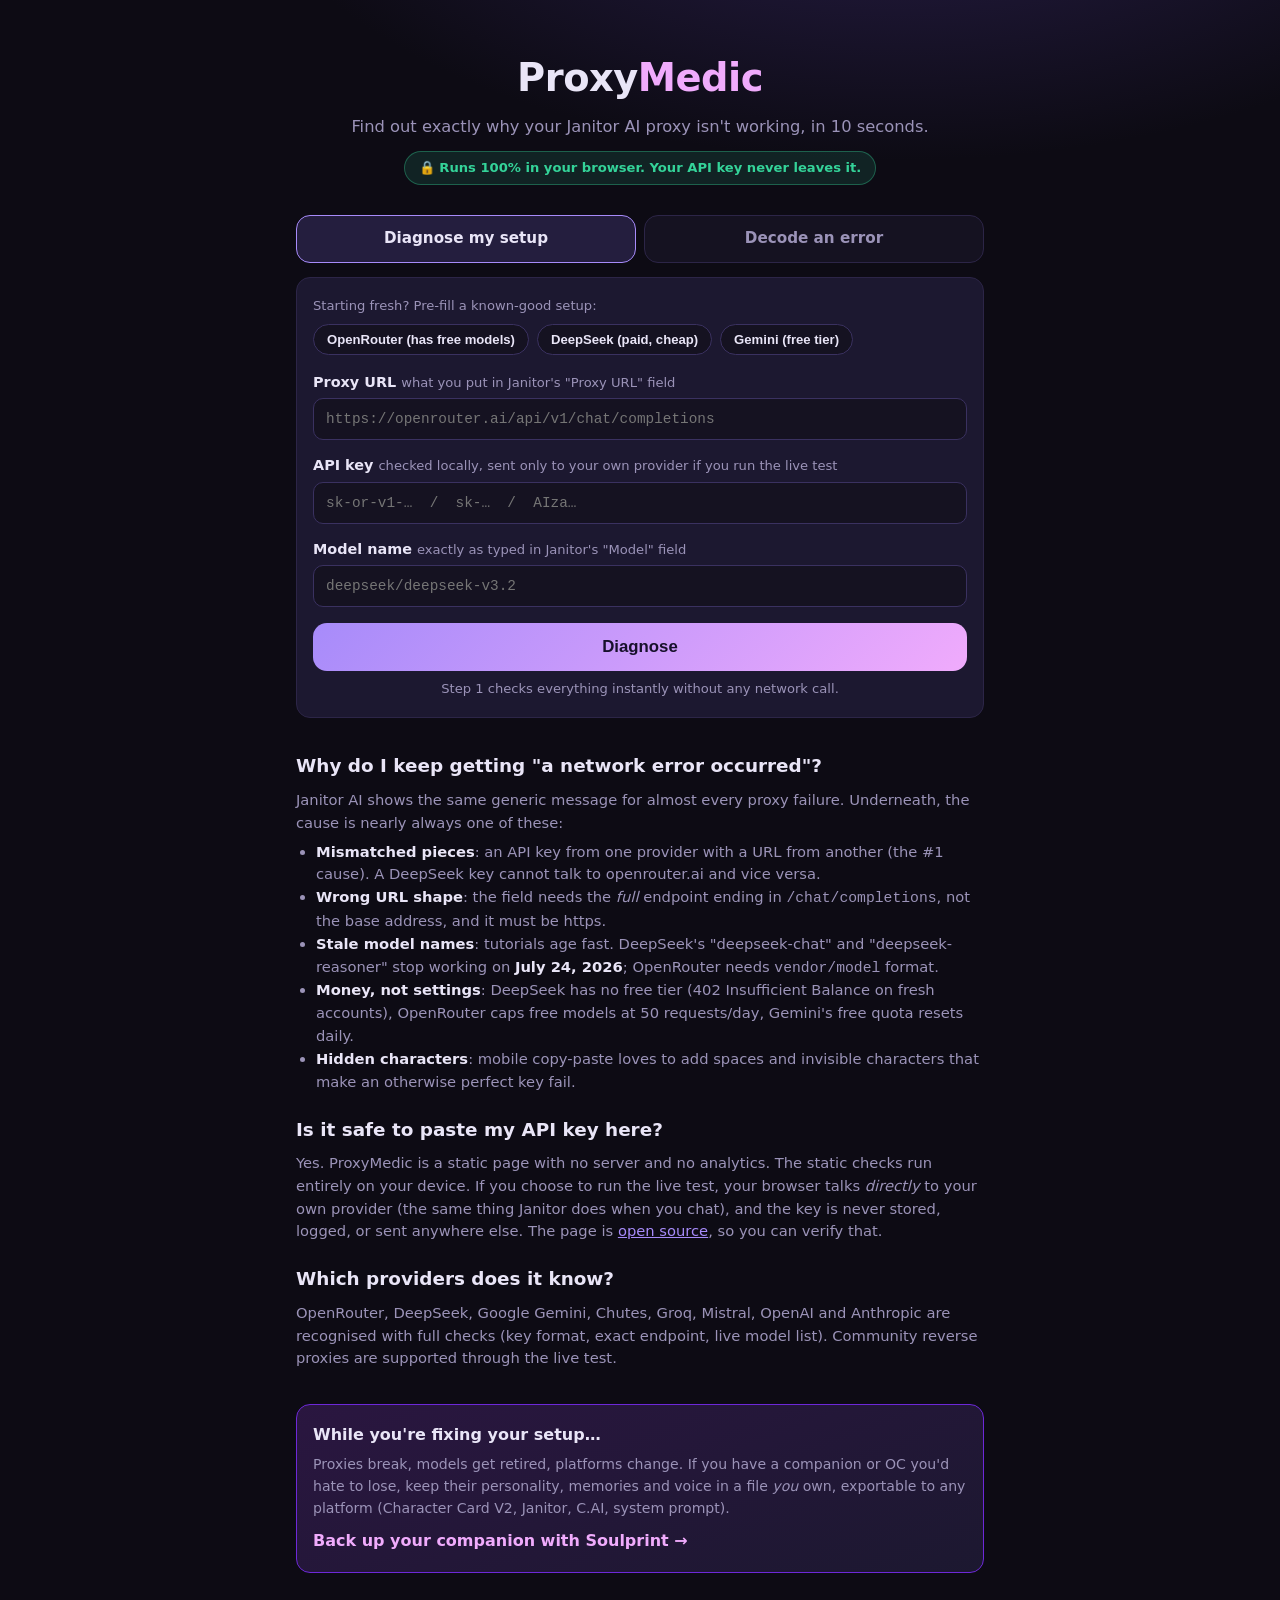
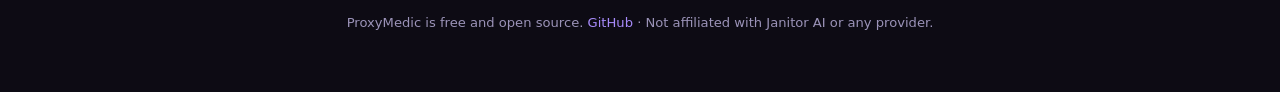
<file: docs/index.html>
<!DOCTYPE html>
<html lang="en">
<head>
<meta charset="utf-8">
<meta name="viewport" content="width=device-width, initial-scale=1">
<title>ProxyMedic: find out exactly why your Janitor AI proxy isn't working</title>
<meta name="description" content="Free proxy checker for Janitor AI and other roleplay sites. Paste your proxy URL, API key and model name; get told exactly what's wrong and how to fix it. 100% in your browser, your key never leaves it.">
<link rel="canonical" href="https://android-tipster.github.io/proxymedic/">
<meta property="og:type" content="website">
<meta property="og:title" content="ProxyMedic: find out exactly why your Janitor AI proxy isn't working">
<meta property="og:description" content="Paste your proxy URL, API key and model name. Get the exact problem and the fix in 10 seconds. Free, no signup, your key never leaves your browser.">
<meta property="og:url" content="https://android-tipster.github.io/proxymedic/">
<meta property="og:image" content="https://android-tipster.github.io/proxymedic/og.png">
<meta name="twitter:card" content="summary_large_image">
<meta name="twitter:title" content="ProxyMedic: find out exactly why your Janitor AI proxy isn't working">
<meta name="twitter:description" content="Paste your proxy URL, API key and model name. Get the exact problem and the fix in 10 seconds. Free, no signup, your key never leaves your browser.">
<meta name="twitter:image" content="https://android-tipster.github.io/proxymedic/og.png">
<link rel="icon" href="data:image/svg+xml,%3Csvg xmlns='http://www.w3.org/2000/svg' viewBox='0 0 100 100'%3E%3Ctext y='0.9em' font-size='90'%3E%F0%9F%A9%BA%3C/text%3E%3C/svg%3E">
<script type="application/ld+json">
{
  "@context": "https://schema.org",
  "@graph": [
    {
      "@type": "WebApplication",
      "name": "ProxyMedic",
      "url": "https://android-tipster.github.io/proxymedic/",
      "applicationCategory": "UtilitiesApplication",
      "operatingSystem": "Any",
      "offers": { "@type": "Offer", "price": "0", "priceCurrency": "USD" },
      "description": "Free client-side diagnostic for Janitor AI proxy setups. Detects provider mismatches, repairs URLs, validates model names against live model lists, decodes provider errors, and runs a one-token live test without the API key ever leaving the browser."
    },
    {
      "@type": "FAQPage",
      "mainEntity": [
        {
          "@type": "Question",
          "name": "Why does Janitor AI keep saying a network error occurred?",
          "acceptedAnswer": { "@type": "Answer", "text": "Janitor AI shows the same generic message for almost every proxy failure. The most common real causes are an API key from one provider combined with a URL from another, a proxy URL missing the /chat/completions ending, a retired model name from a stale tutorial, an empty balance, or hidden characters added by mobile copy-paste." }
        },
        {
          "@type": "Question",
          "name": "Is it safe to paste my API key into ProxyMedic?",
          "acceptedAnswer": { "@type": "Answer", "text": "Yes. ProxyMedic is an open-source static page with no server, no analytics and no logging. The static checks run entirely on your device, and the optional live test sends your key directly to your own provider and nowhere else. The key is never stored." }
        },
        {
          "@type": "Question",
          "name": "Which model name should I use for DeepSeek on Janitor AI?",
          "acceptedAnswer": { "@type": "Answer", "text": "On DeepSeek's own API use deepseek-v4-flash or deepseek-v4-pro. The legacy names deepseek-chat and deepseek-reasoner stop working on July 24, 2026. On OpenRouter, DeepSeek models need the vendor prefix format such as deepseek/deepseek-v3.2." }
        }
      ]
    }
  ]
}
</script>
<style>
:root {
  --bg: #0d0b14;
  --bg2: #151221;
  --card: #1c1830;
  --card2: #241e3e;
  --text: #e9e5f7;
  --muted: #9b93b8;
  --accent: #a78bfa;
  --accent2: #f0abfc;
  --ok: #34d399;
  --warn: #fbbf24;
  --bad: #f87171;
  --info: #60a5fa;
  --radius: 14px;
  --mono: ui-monospace, 'Cascadia Code', 'SF Mono', Consolas, monospace;
}
* { box-sizing: border-box; margin: 0; padding: 0; }
html { -webkit-text-size-adjust: 100%; text-size-adjust: 100%; }
body {
  background: radial-gradient(1200px 600px at 70% -10%, #2a1f4d 0%, var(--bg) 55%);
  color: var(--text);
  font-family: system-ui, -apple-system, 'Segoe UI', Roboto, sans-serif;
  line-height: 1.55;
  min-height: 100vh;
}
.wrap { max-width: 720px; margin: 0 auto; padding: 20px 16px 60px; }
header { text-align: center; padding: 28px 0 8px; }
.logo { font-size: 2rem; font-weight: 800; letter-spacing: -0.5px; }
.logo .pm-cross { color: var(--accent2); }
.tagline { color: var(--muted); margin-top: 6px; font-size: 1.02rem; }
.privacy-pill {
  display: inline-block; margin-top: 12px; padding: 6px 14px; border-radius: 999px;
  background: rgba(52, 211, 153, 0.12); color: var(--ok); font-size: 0.82rem; font-weight: 600;
  border: 1px solid rgba(52, 211, 153, 0.35);
}
.tabs { display: flex; gap: 8px; margin: 22px 0 14px; }
.tab {
  flex: 1; padding: 11px 8px; text-align: center; border-radius: var(--radius);
  background: var(--bg2); color: var(--muted); font-weight: 600; font-size: 0.95rem;
  border: 1px solid #2c2547; cursor: pointer; -webkit-user-select: none; user-select: none;
}
.tab.active { background: var(--card2); color: var(--text); border-color: var(--accent); }
.panel { display: none; }
.panel.active { display: block; }
.card {
  background: var(--card); border: 1px solid #2c2547; border-radius: var(--radius);
  padding: 18px 16px; margin-bottom: 14px;
}
.presets { margin-bottom: 16px; }
.presets-label { display: block; color: var(--muted); font-size: 0.82rem; margin-bottom: 8px; }
.preset-row { display: flex; gap: 8px; flex-wrap: wrap; }
.chip {
  border: 1px solid #3a3160; background: var(--bg2); color: var(--text);
  border-radius: 999px; padding: 7px 13px; font-size: 0.82rem; font-weight: 600; cursor: pointer;
}
.chip:hover, .chip:focus { border-color: var(--accent); color: var(--accent); }
.preset-note { margin-top: 10px; font-size: 0.84rem; color: var(--ok); }
.preset-note a { color: var(--accent); }
label { display: block; font-weight: 600; font-size: 0.9rem; margin: 14px 0 5px; }
label:first-child { margin-top: 0; }
label .hint { color: var(--muted); font-weight: 400; font-size: 0.82rem; }
input[type="text"], input[type="password"], textarea {
  width: 100%; padding: 12px; border-radius: 10px; border: 1px solid #3a3160;
  background: var(--bg2); color: var(--text); font-family: var(--mono); font-size: 0.9rem;
}
input:focus, textarea:focus { outline: 2px solid var(--accent); border-color: transparent; }
textarea { min-height: 110px; resize: vertical; font-size: 0.85rem; }
.btn {
  display: block; width: 100%; padding: 14px; margin-top: 16px; border: none;
  border-radius: var(--radius); font-size: 1.05rem; font-weight: 700; cursor: pointer;
  background: linear-gradient(135deg, var(--accent) 0%, var(--accent2) 100%); color: #17102b;
}
.btn:active { transform: translateY(1px); }
.btn.secondary { background: var(--card2); color: var(--text); border: 1px solid var(--accent); }
.btn:disabled { opacity: 0.5; cursor: wait; }
.verdict { border-radius: var(--radius); padding: 14px 16px; margin: 18px 0 12px; font-weight: 700; font-size: 1.05rem; }
.verdict.broken { background: rgba(248,113,113,0.13); border: 1px solid var(--bad); color: var(--bad); }
.verdict.shaky { background: rgba(251,191,36,0.11); border: 1px solid var(--warn); color: var(--warn); }
.verdict.healthy { background: rgba(52,211,153,0.11); border: 1px solid var(--ok); color: var(--ok); }
.finding { border-left: 4px solid var(--muted); background: var(--bg2); border-radius: 10px; padding: 12px 14px; margin-bottom: 10px; }
.finding.blocker { border-left-color: var(--bad); }
.finding.warning { border-left-color: var(--warn); }
.finding.info { border-left-color: var(--info); }
.finding.ok { border-left-color: var(--ok); }
.finding .f-title { font-weight: 700; font-size: 0.96rem; display: flex; align-items: baseline; gap: 8px; }
.sev { font-size: 0.68rem; font-weight: 800; letter-spacing: 0.06em; padding: 2px 8px; border-radius: 999px; flex-shrink: 0; }
.sev.blocker { background: rgba(248,113,113,0.18); color: var(--bad); }
.sev.warning { background: rgba(251,191,36,0.16); color: var(--warn); }
.sev.info { background: rgba(96,165,250,0.16); color: var(--info); }
.sev.ok { background: rgba(52,211,153,0.15); color: var(--ok); }
.finding .f-detail { color: var(--muted); font-size: 0.88rem; margin-top: 5px; overflow-wrap: anywhere; }
.finding .f-fix { margin-top: 7px; font-size: 0.88rem; background: rgba(167,139,250,0.09); border-radius: 8px; padding: 8px 10px; overflow-wrap: anywhere; }
.finding .f-fix strong { color: var(--accent); }
.corrected { background: linear-gradient(160deg, #221a44 0%, var(--card) 100%); border: 1px solid var(--accent); }
.corrected h3 { font-size: 1.02rem; margin-bottom: 4px; }
.corrected .sub { color: var(--muted); font-size: 0.85rem; margin-bottom: 12px; }
.copyrow { display: flex; align-items: center; gap: 8px; margin-bottom: 9px; }
.copyrow .k { flex-shrink: 0; width: 86px; color: var(--muted); font-size: 0.8rem; font-weight: 700; }
.copyrow .v {
  flex: 1; font-family: var(--mono); font-size: 0.82rem; background: var(--bg2);
  border-radius: 8px; padding: 8px 10px; overflow-x: auto; white-space: nowrap; scrollbar-width: none;
}
.copyrow button {
  flex-shrink: 0; border: 1px solid var(--accent); background: transparent; color: var(--accent);
  border-radius: 8px; padding: 7px 12px; font-size: 0.8rem; font-weight: 700; cursor: pointer;
}
.copyrow button.copied { background: var(--ok); border-color: var(--ok); color: #06281c; }
.live-note { color: var(--muted); font-size: 0.82rem; margin-top: 8px; text-align: center; }
.spinner { display: inline-block; width: 14px; height: 14px; border: 2px solid transparent; border-top-color: currentColor; border-radius: 50%; animation: spin 0.8s linear infinite; vertical-align: -2px; margin-right: 6px; }
@keyframes spin { to { transform: rotate(360deg); } }
.share-btn { margin-top: 4px; }
section.explain { margin-top: 34px; }
section.explain h2 { font-size: 1.15rem; margin: 22px 0 8px; }
section.explain p, section.explain li { color: var(--muted); font-size: 0.92rem; }
section.explain ul { padding-left: 20px; margin-top: 6px; }
section.explain strong { color: var(--text); }
.promo {
  margin-top: 34px; background: linear-gradient(160deg, #2a1640 0%, var(--card) 100%);
  border: 1px solid #6d28d9; border-radius: var(--radius); padding: 18px 16px;
}
.promo h3 { font-size: 1rem; margin-bottom: 6px; }
.promo p { color: var(--muted); font-size: 0.88rem; }
.promo a { display: inline-block; margin-top: 10px; color: var(--accent2); font-weight: 700; text-decoration: none; }
footer { margin-top: 40px; text-align: center; color: var(--muted); font-size: 0.82rem; }
footer a { color: var(--accent); text-decoration: none; }
@media (min-width: 560px) {
  .logo { font-size: 2.4rem; }
  .copyrow .k { width: 110px; }
}
</style>
</head>
<body>
<div class="wrap">
  <header>
    <div class="logo">Proxy<span class="pm-cross">Medic</span></div>
    <div class="tagline">Find out exactly why your Janitor AI proxy isn't working, in 10 seconds.</div>
    <div class="privacy-pill">🔒 Runs 100% in your browser. Your API key never leaves it.</div>
  </header>

  <div class="tabs">
    <div class="tab active" data-panel="panel-diagnose">Diagnose my setup</div>
    <div class="tab" data-panel="panel-error">Decode an error</div>
  </div>

  <div class="panel active" id="panel-diagnose">
    <div class="card">
      <div class="presets">
        <span class="presets-label">Starting fresh? Pre-fill a known-good setup:</span>
        <div class="preset-row">
          <button type="button" class="chip" data-preset="openrouter">OpenRouter (has free models)</button>
          <button type="button" class="chip" data-preset="deepseek">DeepSeek (paid, cheap)</button>
          <button type="button" class="chip" data-preset="google">Gemini (free tier)</button>
        </div>
      </div>
      <label for="in-url">Proxy URL <span class="hint">what you put in Janitor's "Proxy URL" field</span></label>
      <input type="text" id="in-url" placeholder="https://openrouter.ai/api/v1/chat/completions" autocomplete="off" spellcheck="false">
      <label for="in-key">API key <span class="hint">checked locally, sent only to your own provider if you run the live test</span></label>
      <input type="password" id="in-key" placeholder="sk-or-v1-…  /  sk-…  /  AIza…" autocomplete="off">
      <label for="in-model">Model name <span class="hint">exactly as typed in Janitor's "Model" field</span></label>
      <input type="text" id="in-model" placeholder="deepseek/deepseek-v3.2" autocomplete="off" spellcheck="false">
      <button class="btn" id="btn-diagnose">Diagnose</button>
      <div class="live-note">Step 1 checks everything instantly without any network call.</div>
    </div>
    <div id="results"></div>
    <div id="corrected"></div>
    <button class="btn secondary" id="btn-livetest" style="display:none">Run live test (talks to your provider, costs at most 1 token)</button>
    <button class="btn secondary share-btn" id="btn-share" style="display:none">Copy diagnosis for a help thread (key redacted)</button>
  </div>

  <div class="panel" id="panel-error">
    <div class="card">
      <label for="in-error">Paste the error you got <span class="hint">from Janitor, or the provider's response</span></label>
      <textarea id="in-error" placeholder='e.g. "A network error occurred, you may be rate limited or having connection issues" or {"error":{"message":"Insufficient Balance"}}'></textarea>
      <button class="btn" id="btn-decode">Decode it</button>
    </div>
    <div id="err-results"></div>
  </div>

  <section class="explain">
    <h2>Why do I keep getting "a network error occurred"?</h2>
    <p>Janitor AI shows the same generic message for almost every proxy failure. Underneath, the cause is nearly always one of these:</p>
    <ul>
      <li><strong>Mismatched pieces</strong>: an API key from one provider with a URL from another (the #1 cause). A DeepSeek key cannot talk to openrouter.ai and vice versa.</li>
      <li><strong>Wrong URL shape</strong>: the field needs the <em>full</em> endpoint ending in <span style="font-family:var(--mono)">/chat/completions</span>, not the base address, and it must be https.</li>
      <li><strong>Stale model names</strong>: tutorials age fast. DeepSeek's "deepseek-chat" and "deepseek-reasoner" stop working on <strong>July 24, 2026</strong>; OpenRouter needs <span style="font-family:var(--mono)">vendor/model</span> format.</li>
      <li><strong>Money, not settings</strong>: DeepSeek has no free tier (402 Insufficient Balance on fresh accounts), OpenRouter caps free models at 50 requests/day, Gemini's free quota resets daily.</li>
      <li><strong>Hidden characters</strong>: mobile copy-paste loves to add spaces and invisible characters that make an otherwise perfect key fail.</li>
    </ul>
    <h2>Is it safe to paste my API key here?</h2>
    <p>Yes. ProxyMedic is a static page with no server and no analytics. The static checks run entirely on your device. If you choose to run the live test, your browser talks <em>directly</em> to your own provider (the same thing Janitor does when you chat), and the key is never stored, logged, or sent anywhere else. The page is <a href="https://github.com/Android-Tipster/proxymedic" style="color:var(--accent)">open source</a>, so you can verify that.</p>
    <h2>Which providers does it know?</h2>
    <p>OpenRouter, DeepSeek, Google Gemini, Chutes, Groq, Mistral, OpenAI and Anthropic are recognised with full checks (key format, exact endpoint, live model list). Community reverse proxies are supported through the live test.</p>
  </section>

  <div class="promo">
    <h3>While you're fixing your setup…</h3>
    <p>Proxies break, models get retired, platforms change. If you have a companion or OC you'd hate to lose, keep their personality, memories and voice in a file <em>you</em> own, exportable to any platform (Character Card V2, Janitor, C.AI, system prompt).</p>
    <a href="https://android-tipster.github.io/soulprint/" target="_blank" rel="noopener">Back up your companion with Soulprint →</a>
  </div>

  <footer>
    <p>ProxyMedic is free and open source. <a href="https://github.com/Android-Tipster/proxymedic">GitHub</a> · Not affiliated with Janitor AI or any provider.</p>
  </footer>
</div>

<script>
"use strict";
var PM = {};
if (typeof window !== "undefined") window.PM = PM;

PM.providers = (function () {

// ProxyMedic provider registry.
// Facts verified live 2026-07-07: CORS preflights pass for every provider below
// from a github.io origin; error JSON shapes captured with invalid keys;
// DeepSeek legacy model deprecation date from api-docs.deepseek.com.

const DEEPSEEK_LEGACY_CUTOFF_UTC = Date.UTC(2026, 6, 24, 15, 59, 0); // 2026-07-24 15:59 UTC

const PROVIDERS = {
  openrouter: {
    id: 'openrouter',
    name: 'OpenRouter',
    hosts: ['openrouter.ai'],
    chatUrl: 'https://openrouter.ai/api/v1/chat/completions',
    modelsUrl: 'https://openrouter.ai/api/v1/models',
    modelsPublic: true,
    keyInfoUrl: 'https://openrouter.ai/api/v1/key',
    keyPatterns: [/^sk-or-v1-[0-9a-f]{16,}$/i, /^sk-or-[A-Za-z0-9-]{16,}$/],
    keyHint: 'sk-or-v1-…',
    keysPage: 'https://openrouter.ai/keys',
    creditsPage: 'https://openrouter.ai/credits',
    modelFormat: 'vendor/model',
    modelNeedsSlash: true,
    corsOk: true,
    presetModel: 'meta-llama/llama-3.3-70b-instruct:free',
    // static snapshot from the live /models endpoint, 2026-07-07 (fallback when offline)
    modelSnapshot: [
      'deepseek/deepseek-v4-pro', 'deepseek/deepseek-v4-flash', 'deepseek/deepseek-v3.2',
      'google/gemini-3.5-flash', 'google/gemini-3.1-flash-lite', 'google/gemini-3.1-pro-preview',
      'anthropic/claude-sonnet-5', 'anthropic/claude-opus-4.8', 'anthropic/claude-opus-4.7',
      'x-ai/grok-4.3', 'x-ai/grok-4.20', 'moonshotai/kimi-k2.6', 'moonshotai/kimi-k2.5',
      'mistralai/mistral-large-2512', 'mistralai/mistral-medium-3-5', 'mistralai/mistral-small-2603',
      'qwen/qwen3.6-plus', 'qwen/qwen3.5-plus-02-15',
      'meta-llama/llama-3.3-70b-instruct:free', 'meta-llama/llama-3.2-3b-instruct:free',
      'nousresearch/hermes-3-llama-3.1-405b:free', 'qwen/qwen3-coder:free',
      'openai/gpt-oss-120b:free', 'openai/gpt-oss-20b:free',
      'cognitivecomputations/dolphin-mistral-24b-venice-edition:free',
      'google/gemma-4-31b-it:free', 'google/gemma-4-26b-a4b-it:free'
    ],
    notes: 'Free-tier accounts (under $10 ever purchased) are capped at 50 requests/day on :free models; accounts that have bought $10+ credits get 1000/day.'
  },
  deepseek: {
    id: 'deepseek',
    name: 'DeepSeek (official API)',
    hosts: ['api.deepseek.com'],
    chatUrl: 'https://api.deepseek.com/v1/chat/completions',
    altPaths: ['/chat/completions'],
    modelsUrl: 'https://api.deepseek.com/models',
    modelsPublic: false,
    keyPatterns: [/^sk-[0-9a-f]{32}$/],
    keyHint: 'sk- followed by 32 characters',
    keysPage: 'https://platform.deepseek.com/api_keys',
    creditsPage: 'https://platform.deepseek.com/top_up',
    modelFormat: 'plain',
    modelNeedsSlash: false,
    corsOk: true,
    modelSnapshot: ['deepseek-v4-flash', 'deepseek-v4-pro', 'deepseek-chat', 'deepseek-reasoner'],
    legacyModels: {
      'deepseek-chat': 'deepseek-v4-flash',
      'deepseek-reasoner': 'deepseek-v4-pro'
    },
    notes: 'DeepSeek has no free tier: a fresh account with no top-up returns 402 Insufficient Balance.'
  },
  google: {
    id: 'google',
    name: 'Google Gemini',
    hosts: ['generativelanguage.googleapis.com'],
    chatUrl: 'https://generativelanguage.googleapis.com/v1beta/openai/chat/completions',
    modelsUrl: 'https://generativelanguage.googleapis.com/v1beta/openai/models',
    modelsPublic: false,
    keyPatterns: [/^AIza[0-9A-Za-z_-]{30,}$/],
    keyHint: 'AIza…',
    keysPage: 'https://aistudio.google.com/apikey',
    creditsPage: 'https://aistudio.google.com/apikey',
    modelFormat: 'plain',
    modelNeedsSlash: false,
    corsOk: true,
    modelSnapshot: ['gemini-3.5-flash', 'gemini-3.1-flash-lite', 'gemini-3.1-pro-preview', 'gemini-3-pro'],
    notes: 'Gemini has a real free tier with daily quotas; 429 RESOURCE_EXHAUSTED means the daily free quota ran out, not a broken setup.'
  },
  chutes: {
    id: 'chutes',
    name: 'Chutes',
    hosts: ['llm.chutes.ai', 'chutes.ai'],
    chatUrl: 'https://llm.chutes.ai/v1/chat/completions',
    modelsUrl: 'https://llm.chutes.ai/v1/models',
    modelsPublic: true,
    keyPatterns: [/^cpk_[A-Za-z0-9._-]{16,}$/],
    keyHint: 'cpk_…',
    keysPage: 'https://chutes.ai/app/api',
    creditsPage: 'https://chutes.ai/app/account',
    modelFormat: 'vendor/model',
    modelNeedsSlash: true,
    corsOk: true,
    modelSnapshot: ['deepseek-ai/DeepSeek-V3.2', 'deepseek-ai/DeepSeek-R1'],
    notes: 'Chutes ended its unlimited free tier in 2025; most models now need a small paid balance or a subscription plan.'
  },
  groq: {
    id: 'groq',
    name: 'Groq',
    hosts: ['api.groq.com'],
    chatUrl: 'https://api.groq.com/openai/v1/chat/completions',
    modelsUrl: 'https://api.groq.com/openai/v1/models',
    modelsPublic: false,
    keyPatterns: [/^gsk_[A-Za-z0-9]{20,}$/],
    keyHint: 'gsk_…',
    keysPage: 'https://console.groq.com/keys',
    creditsPage: 'https://console.groq.com/settings/billing',
    modelFormat: 'plain-or-vendor',
    modelNeedsSlash: false,
    corsOk: true,
    modelSnapshot: ['llama-3.3-70b-versatile', 'meta-llama/llama-4-scout-17b-16e-instruct'],
    notes: ''
  },
  mistral: {
    id: 'mistral',
    name: 'Mistral',
    hosts: ['api.mistral.ai'],
    chatUrl: 'https://api.mistral.ai/v1/chat/completions',
    modelsUrl: 'https://api.mistral.ai/v1/models',
    modelsPublic: false,
    keyPatterns: [],
    keyHint: '32-character key with no prefix',
    keysPage: 'https://console.mistral.ai/api-keys',
    creditsPage: 'https://console.mistral.ai/billing',
    modelFormat: 'plain',
    modelNeedsSlash: false,
    corsOk: true,
    modelSnapshot: ['mistral-large-latest', 'mistral-medium-latest', 'mistral-small-latest', 'open-mistral-nemo'],
    notes: ''
  },
  openai: {
    id: 'openai',
    name: 'OpenAI',
    hosts: ['api.openai.com'],
    chatUrl: 'https://api.openai.com/v1/chat/completions',
    modelsUrl: 'https://api.openai.com/v1/models',
    modelsPublic: false,
    keyPatterns: [/^sk-proj-[A-Za-z0-9_-]{20,}$/, /^sk-[A-Za-z0-9_-]{40,}$/],
    keyHint: 'sk-proj-… or sk-…',
    keysPage: 'https://platform.openai.com/api-keys',
    creditsPage: 'https://platform.openai.com/settings/organization/billing',
    modelFormat: 'plain',
    modelNeedsSlash: false,
    corsOk: true,
    modelSnapshot: ['gpt-5.2', 'gpt-5-mini', 'gpt-4.1', 'gpt-4o'],
    notes: ''
  },
  anthropic: {
    id: 'anthropic',
    name: 'Anthropic',
    hosts: ['api.anthropic.com'],
    chatUrl: 'https://api.anthropic.com/v1/messages',
    modelsUrl: 'https://api.anthropic.com/v1/models',
    modelsPublic: false,
    keyPatterns: [/^sk-ant-[A-Za-z0-9_-]{20,}$/],
    keyHint: 'sk-ant-…',
    keysPage: 'https://console.anthropic.com/settings/keys',
    creditsPage: 'https://console.anthropic.com/settings/billing',
    modelFormat: 'plain',
    modelNeedsSlash: false,
    corsOk: true,
    notCompletionsShaped: true,
    modelSnapshot: ['claude-sonnet-5', 'claude-opus-4-8', 'claude-haiku-4-5'],
    notes: 'The Anthropic API is not OpenAI-compatible. Janitor AI\'s proxy field expects an OpenAI-style /chat/completions endpoint, so a direct Anthropic key only works through a translating proxy such as OpenRouter.'
  }
};

// Hosts that are almost always someone's reverse proxy rather than a first-party API.
const REVERSE_PROXY_HINTS = [
  '.hf.space', '.workers.dev', '.onrender.com', '.up.railway.app', '.fly.dev',
  '.vercel.app', '.netlify.app', '.ngrok', '.loca.lt', '.serveo.net'
];

// Sites people paste by mistake because they are the *website*, not the API.
const WEBSITE_NOT_API = {
  'janitorai.com': 'That is Janitor AI itself, not a proxy. The Proxy URL field needs the address of an AI provider\'s API (for example OpenRouter or DeepSeek).',
  'www.janitorai.com': 'That is Janitor AI itself, not a proxy. The Proxy URL field needs the address of an AI provider\'s API (for example OpenRouter or DeepSeek).',
  'chat.deepseek.com': 'That is the DeepSeek chat website. The API lives at https://api.deepseek.com/v1/chat/completions and needs an API key from platform.deepseek.com.',
  'www.deepseek.com': 'That is the DeepSeek marketing site. The API lives at https://api.deepseek.com/v1/chat/completions.',
  'platform.deepseek.com': 'That is the DeepSeek dashboard where you create keys. The API itself lives at https://api.deepseek.com/v1/chat/completions.',
  'chat.openai.com': 'That is the ChatGPT website. The API lives at https://api.openai.com/v1/chat/completions.',
  'chatgpt.com': 'That is the ChatGPT website. The API lives at https://api.openai.com/v1/chat/completions.',
  'gemini.google.com': 'That is the Gemini chat website. The API endpoint is https://generativelanguage.googleapis.com/v1beta/openai/chat/completions.',
  'aistudio.google.com': 'That is Google AI Studio where you create keys. The API endpoint is https://generativelanguage.googleapis.com/v1beta/openai/chat/completions.',
  'claude.ai': 'That is the Claude website. Anthropic\'s API is not OpenAI-compatible; to use Claude models on Janitor, go through OpenRouter instead.'
};

function providerByHost(host) {
  if (!host) return null;
  const h = host.toLowerCase();
  for (const p of Object.values(PROVIDERS)) {
    if (p.hosts.some(x => h === x || h.endsWith('.' + x))) return p;
  }
  return null;
}

return { providerByHost, DEEPSEEK_LEGACY_CUTOFF_UTC, PROVIDERS, REVERSE_PROXY_HINTS, WEBSITE_NOT_API };
})();

PM.fingerprint = (function () {
const { PROVIDERS, REVERSE_PROXY_HINTS, WEBSITE_NOT_API, providerByHost } = PM.providers;
// Key + URL fingerprinting and provider mismatch detection.

const INVISIBLES = /[​-‍﻿ ⁠]/g;

function cleanInput(raw) {
  if (raw == null) return { value: '', hadWhitespace: false, hadInvisible: false };
  const str = String(raw);
  const hadInvisible = INVISIBLES.test(str);
  INVISIBLES.lastIndex = 0;
  const stripped = str.replace(INVISIBLES, '');
  const trimmed = stripped.trim();
  return { value: trimmed, hadWhitespace: stripped !== trimmed, hadInvisible };
}

// Identify the provider a key belongs to. Returns {provider, confidence, cleaned, notes[]}
function fingerprintKey(rawKey) {
  const { value: key0, hadWhitespace, hadInvisible } = cleanInput(rawKey);
  const notes = [];
  let key = key0;
  if (hadWhitespace) notes.push('whitespace');
  if (hadInvisible) notes.push('invisible-chars');
  if (/^bearer\s+/i.test(key)) {
    key = key.replace(/^bearer\s+/i, '');
    notes.push('bearer-prefix');
  }
  if (/\s/.test(key)) notes.push('inner-whitespace');
  const compact = key.replace(/\s+/g, '');

  if (!compact) return { provider: null, confidence: 0, cleaned: '', notes };

  const ordered = [
    ['openrouter', 3], ['anthropic', 3], ['google', 3], ['groq', 3], ['chutes', 3],
    ['deepseek', 2], ['openai', 2]
  ];
  for (const [id, conf] of ordered) {
    const p = PROVIDERS[id];
    if (p.keyPatterns.some(rx => rx.test(compact))) {
      return { provider: p, confidence: conf, cleaned: compact, notes };
    }
  }
  // Weak signals
  if (/^sk-or/i.test(compact)) return { provider: PROVIDERS.openrouter, confidence: 2, cleaned: compact, notes };
  if (/^sk-ant/i.test(compact)) return { provider: PROVIDERS.anthropic, confidence: 2, cleaned: compact, notes };
  if (/^AIza/.test(compact)) return { provider: PROVIDERS.google, confidence: 2, cleaned: compact, notes };
  if (/^gsk_/.test(compact)) return { provider: PROVIDERS.groq, confidence: 2, cleaned: compact, notes };
  if (/^cpk_/.test(compact)) return { provider: PROVIDERS.chutes, confidence: 2, cleaned: compact, notes };
  if (/^sk-/.test(compact)) {
    // Could be OpenAI or DeepSeek. DeepSeek is exactly sk- + 32 hex; anything longer is OpenAI-ish.
    const body = compact.slice(3);
    if (/^[0-9a-f]+$/.test(body) && body.length <= 36) {
      return { provider: PROVIDERS.deepseek, confidence: 1, cleaned: compact, notes };
    }
    return { provider: PROVIDERS.openai, confidence: 1, cleaned: compact, notes };
  }
  if (/^[A-Za-z0-9]{28,40}$/.test(compact)) {
    return { provider: PROVIDERS.mistral, confidence: 1, cleaned: compact, notes };
  }
  return { provider: null, confidence: 0, cleaned: compact, notes };
}

// Identify what a URL points at. Returns {provider, kind, host, cleaned, website, reverseProxy}
function fingerprintUrl(rawUrl) {
  const { value: cleanedRaw, hadWhitespace, hadInvisible } = cleanInput(rawUrl);
  const notes = [];
  if (hadWhitespace) notes.push('whitespace');
  if (hadInvisible) notes.push('invisible-chars');
  let candidate = cleanedRaw;
  if (candidate && !/^[a-z]+:\/\//i.test(candidate)) candidate = 'https://' + candidate;
  let parsed = null;
  try { parsed = new URL(candidate); } catch { /* unparseable */ }
  if (!parsed) return { provider: null, kind: 'invalid', host: null, cleaned: cleanedRaw, notes };

  const host = parsed.hostname.toLowerCase();
  const website = WEBSITE_NOT_API[host] || null;
  if (website) return { provider: null, kind: 'website', host, cleaned: cleanedRaw, websiteMessage: website, notes };

  const provider = providerByHost(host);
  if (provider) return { provider, kind: 'provider', host, cleaned: cleanedRaw, parsed, notes };

  const reverseProxy = REVERSE_PROXY_HINTS.some(h => host.includes(h.replace(/^\./, '')) || host.endsWith(h));
  return { provider: null, kind: reverseProxy ? 'reverse-proxy' : 'unknown', host, cleaned: cleanedRaw, parsed, notes };
}

// The headline check: does the key belong to the API the URL points at?
function detectMismatch(keyFp, urlFp) {
  if (!keyFp.provider || !urlFp.provider) return null;
  if (keyFp.provider.id === urlFp.provider.id) return null;
  return {
    keyProvider: keyFp.provider,
    urlProvider: urlFp.provider,
    confidence: Math.min(keyFp.confidence, 3)
  };
}

return { cleanInput, fingerprintKey, fingerprintUrl, detectMismatch };
})();

PM.urlcheck = (function () {
const { fingerprintUrl } = PM.fingerprint;
// URL shape validation and repair for Janitor AI's Proxy URL field.
// Janitor's own help docs require the FULL endpoint ending in /chat/completions.

// Analyse a proxy URL. Returns { findings: [], corrected: string|null, urlFp }
function checkUrl(rawUrl) {
  const findings = [];
  const urlFp = fingerprintUrl(rawUrl);
  const raw = urlFp.cleaned;

  if (!raw) {
    findings.push({
      severity: 'blocker', code: 'url-empty', title: 'No proxy URL',
      detail: 'The Proxy URL field is empty.',
      fix: 'Paste your provider\'s full chat completions URL, for example https://openrouter.ai/api/v1/chat/completions.'
    });
    return { findings, corrected: null, urlFp };
  }

  if (urlFp.notes.includes('whitespace') || urlFp.notes.includes('invisible-chars')) {
    findings.push({
      severity: 'warning', code: 'url-hidden-chars', title: 'Hidden characters in the URL',
      detail: 'The URL had leading/trailing spaces or invisible characters (a common mobile copy-paste bug). They were removed for this diagnosis, but Janitor will use them exactly as pasted.',
      fix: 'Delete the URL in Janitor and re-paste it with no spaces before or after.'
    });
  }

  if (urlFp.kind === 'invalid') {
    findings.push({
      severity: 'blocker', code: 'url-invalid', title: 'Not a valid URL',
      detail: `"${raw}" cannot be parsed as a web address.`,
      fix: 'Copy the endpoint URL again from your provider\'s docs. It should start with https:// and end with /chat/completions.'
    });
    return { findings, corrected: null, urlFp };
  }

  if (urlFp.kind === 'website') {
    findings.push({
      severity: 'blocker', code: 'url-website', title: 'That URL is a website, not an API',
      detail: urlFp.websiteMessage,
      fix: 'Replace the Proxy URL with the API endpoint. See the corrected config below if a provider was detected from your key.'
    });
    return { findings, corrected: null, urlFp };
  }

  const parsed = urlFp.parsed;
  let corrected = null;

  if (parsed.protocol === 'http:') {
    findings.push({
      severity: 'blocker', code: 'url-http', title: 'URL uses http:// instead of https://',
      detail: 'Janitor AI runs on https, so browsers block plain-http proxy calls as mixed content.',
      fix: 'Change http:// to https:// in the Proxy URL.'
    });
  }

  if (urlFp.kind === 'provider') {
    const p = urlFp.provider;
    const want = new URL(p.chatUrl);
    const gotPath = parsed.pathname.replace(/\/+$/, '');
    const wantPath = want.pathname;

    const altOk = (p.altPaths || []).includes(gotPath);
    if (gotPath === wantPath || altOk) {
      findings.push({
        severity: 'ok', code: 'url-ok', title: `URL is the correct ${p.name} endpoint`,
        detail: p.chatUrl, fix: null
      });
      corrected = p.chatUrl;
    } else {
      corrected = p.chatUrl;
      const gotLower = gotPath.toLowerCase();
      if (gotPath === '' || gotPath === '/v1' || gotPath === '/api/v1' || gotPath === '/api' || gotPath === '/openai/v1' || gotPath === '/v1beta/openai') {
        findings.push({
          severity: 'blocker', code: 'url-base-only', title: 'URL is missing the /chat/completions ending',
          detail: `You pasted the base URL (${raw}). Janitor AI needs the full endpoint.`,
          fix: `Use ${p.chatUrl}`
        });
      } else if (gotLower.endsWith('/chat/completion')) {
        findings.push({
          severity: 'blocker', code: 'url-typo-completion', title: 'Typo: "completion" should be "completions"',
          detail: `The path ends in /chat/completion (singular). The endpoint is plural.`,
          fix: `Use ${p.chatUrl}`
        });
      } else if (gotLower.endsWith('/chat/completions') ) {
        findings.push({
          severity: 'blocker', code: 'url-wrong-path', title: `Right ending, wrong path for ${p.name}`,
          detail: `${p.name}'s endpoint is ${want.pathname}, but your URL has ${gotPath}.`,
          fix: `Use ${p.chatUrl}`
        });
      } else if (gotLower.includes('/models')) {
        findings.push({
          severity: 'blocker', code: 'url-models-endpoint', title: 'That is the model-list endpoint, not the chat endpoint',
          detail: 'The /models URL only lists models. Chat requests go to /chat/completions.',
          fix: `Use ${p.chatUrl}`
        });
      } else {
        findings.push({
          severity: 'blocker', code: 'url-unrecognised-path', title: `Unrecognised path on ${p.name}`,
          detail: `${p.name} was detected from the domain, but the path ${gotPath || '/'} is not its chat endpoint.`,
          fix: `Use ${p.chatUrl}`
        });
      }
    }
    if (p.notCompletionsShaped) {
      findings.push({
        severity: 'blocker', code: 'url-not-openai-compatible', title: `${p.name} is not OpenAI-compatible`,
        detail: p.notes,
        fix: 'Create a free OpenRouter account, add your key there, and use https://openrouter.ai/api/v1/chat/completions with an OpenRouter key instead.'
      });
      corrected = null;
    }
  } else if (urlFp.kind === 'reverse-proxy') {
    const endsRight = /\/chat\/completions\/?$/i.test(parsed.pathname);
    findings.push({
      severity: endsRight ? 'info' : 'warning',
      code: 'url-reverse-proxy',
      title: 'This looks like a community reverse proxy',
      detail: `${urlFp.host} is not a first-party AI provider. ProxyMedic can still live-test it, but model names, keys and uptime depend entirely on whoever runs the proxy.` + (endsRight ? '' : ' Its path also does not end in /chat/completions, which most OpenAI-compatible proxies require.'),
      fix: endsRight ? null : 'If the proxy owner gave you a base URL, try adding /v1/chat/completions to the end.'
    });
    corrected = urlFp.cleaned;
  } else {
    const endsRight = /\/chat\/completions\/?$/i.test(parsed.pathname);
    findings.push({
      severity: endsRight ? 'info' : 'warning',
      code: 'url-unknown-host',
      title: 'Unknown API host',
      detail: `${urlFp.host} is not one of the providers ProxyMedic knows. That is fine if it is a smaller or self-hosted service.` + (endsRight ? '' : ' Note the path does not end in /chat/completions, which Janitor normally requires.'),
      fix: endsRight ? null : 'Check the provider\'s docs for the full "chat completions" endpoint URL.'
    });
    corrected = urlFp.cleaned;
  }

  return { findings, corrected, urlFp };
}

return { checkUrl };
})();

PM.modelcheck = (function () {
const { PROVIDERS, DEEPSEEK_LEGACY_CUTOFF_UTC } = PM.providers;
const { cleanInput } = PM.fingerprint;
// Model-name validation: format rules per provider, legacy warnings, fuzzy "did you mean".


function levenshtein(a, b) {
  if (a === b) return 0;
  const m = a.length, n = b.length;
  if (!m) return n;
  if (!n) return m;
  let prev = new Array(n + 1);
  for (let j = 0; j <= n; j++) prev[j] = j;
  for (let i = 1; i <= m; i++) {
    const cur = [i];
    for (let j = 1; j <= n; j++) {
      cur[j] = Math.min(prev[j] + 1, cur[j - 1] + 1, prev[j - 1] + (a[i - 1] === b[j - 1] ? 0 : 1));
    }
    prev = cur;
  }
  return prev[n];
}

function closestModel(model, catalog, maxResults = 3) {
  const q = model.toLowerCase();
  const scored = catalog.map(id => {
    const idL = id.toLowerCase();
    let score;
    if (idL === q) score = 0;
    else if (idL.includes(q) || q.includes(idL.split('/').pop())) score = 1;
    else score = 2 + levenshtein(q, idL) / Math.max(q.length, idL.length);
    return { id, score };
  }).sort((x, y) => x.score - y.score);
  return scored.slice(0, maxResults).filter(s => s.score < 2.6).map(s => s.id);
}

// provider may be null (unknown host). liveCatalog: string[] fetched at runtime, optional.
// now: ms epoch for testability.
function checkModel(rawModel, provider, liveCatalog = null, now = Date.now()) {
  const findings = [];
  const { value: model, hadWhitespace, hadInvisible } = cleanInput(rawModel);

  if (!model) {
    findings.push({
      severity: 'blocker', code: 'model-empty', title: 'No model name',
      detail: 'The Model field is empty. Janitor sends this string to the provider, and providers reject requests with no model.',
      fix: provider ? `For ${provider.name}, a safe starting choice is ${provider.modelSnapshot[0]}.` : 'Check your provider\'s docs for the exact model ID.'
    });
    return { findings, corrected: null };
  }
  if (hadWhitespace || hadInvisible) {
    findings.push({
      severity: 'warning', code: 'model-hidden-chars', title: 'Hidden characters in the model name',
      detail: 'The model name had extra spaces or invisible characters. Providers match model names exactly, so "deepseek-chat " with a trailing space fails.',
      fix: 'Re-type the model name in Janitor with no spaces around it.'
    });
  }

  let corrected = model;

  if (!provider) {
    findings.push({
      severity: 'info', code: 'model-unverifiable', title: 'Model name cannot be verified',
      detail: 'The proxy host is not a known provider, so ProxyMedic cannot check whether this model name exists there. The live test will reveal it.',
      fix: null
    });
    return { findings, corrected };
  }

  const catalog = (liveCatalog && liveCatalog.length) ? liveCatalog : (provider.modelSnapshot || []);
  const catalogIsLive = !!(liveCatalog && liveCatalog.length);

  // Format rules
  const hasSlash = model.includes('/');
  if (provider.modelNeedsSlash && !hasSlash) {
    const suggestions = closestModel(model, catalog);
    findings.push({
      severity: 'blocker', code: 'model-needs-vendor-prefix', title: `${provider.name} model names need a vendor prefix`,
      detail: `${provider.name} uses "vendor/model" IDs (for example deepseek/deepseek-v3.2). "${model}" has no vendor part, so the provider will answer "model not found".`,
      fix: suggestions.length ? `Did you mean: ${suggestions.join(', ')}` : `Browse the model list at ${provider.modelsUrl.replace('/api/v1/models', '/models')}`
    });
    if (suggestions.length) corrected = suggestions[0];
  } else if (!provider.modelNeedsSlash && hasSlash && provider.modelFormat === 'plain') {
    const stripped = model.split('/').pop();
    const suggestions = closestModel(stripped, catalog);
    findings.push({
      severity: 'blocker', code: 'model-vendor-prefix-wrong', title: `${provider.name} does not use vendor/model IDs`,
      detail: `"${model}" looks like an OpenRouter-style ID. On ${provider.name}'s own API the model name has no vendor prefix.`,
      fix: suggestions.length ? `Use ${suggestions[0]}` : `Try "${stripped}"`
    });
    corrected = suggestions.length ? suggestions[0] : stripped;
  }

  // DeepSeek legacy names (verified from api-docs.deepseek.com: gone 2026-07-24 15:59 UTC)
  if (provider.legacyModels && provider.legacyModels[model]) {
    const replacement = provider.legacyModels[model];
    const gone = now >= DEEPSEEK_LEGACY_CUTOFF_UTC;
    const daysLeft = Math.max(0, Math.ceil((DEEPSEEK_LEGACY_CUTOFF_UTC - now) / 86400000));
    findings.push({
      severity: gone ? 'blocker' : 'warning',
      code: gone ? 'model-legacy-dead' : 'model-legacy-dying',
      title: gone ? `"${model}" was discontinued on July 24, 2026` : `"${model}" stops working on July 24, 2026`,
      detail: gone
        ? `DeepSeek retired the legacy name "${model}". Every tutorial written before mid-2026 still uses it, which is why setups that worked for months suddenly broke.`
        : `DeepSeek is retiring the legacy name "${model}" in ${daysLeft} day${daysLeft === 1 ? '' : 's'} (July 24, 2026 15:59 UTC). Your setup works today but will break that day.`,
      fix: `Switch the Model field to ${replacement} now.`
    });
    corrected = gone ? replacement : corrected;
  } else if (catalog.length && !catalog.some(id => id.toLowerCase() === model.toLowerCase())) {
    // Not in catalog
    const suggestions = closestModel(model, catalog);
    const already = findings.some(f => f.code === 'model-needs-vendor-prefix' || f.code === 'model-vendor-prefix-wrong');
    if (!already) {
      findings.push({
        severity: catalogIsLive ? 'blocker' : 'warning',
        code: catalogIsLive ? 'model-not-in-live-list' : 'model-not-in-snapshot',
        title: catalogIsLive
          ? `"${model}" is not in ${provider.name}'s live model list`
          : `"${model}" is not a model name ProxyMedic recognises for ${provider.name}`,
        detail: catalogIsLive
          ? `The provider's own /models endpoint was checked a moment ago and does not list this ID.`
          : `This check used a built-in snapshot, so a very new model might be missing. The live test will settle it.`,
        fix: suggestions.length ? `Closest matches: ${suggestions.join(', ')}` : 'Check the exact ID on your provider\'s model list.'
      });
      if (suggestions.length && catalogIsLive) corrected = suggestions[0];
    }
  } else if (catalog.length) {
    const exact = catalog.find(id => id.toLowerCase() === model.toLowerCase());
    if (exact && exact !== model) {
      findings.push({
        severity: 'warning', code: 'model-case', title: 'Model name capitalisation differs',
        detail: `The provider lists it as "${exact}" but you wrote "${model}". Some providers match case-sensitively.`,
        fix: `Use ${exact}`
      });
      corrected = exact;
    } else {
      findings.push({
        severity: 'ok', code: 'model-ok', title: `Model name looks right for ${provider.name}`,
        detail: model, fix: null
      });
    }
  }

  // OpenRouter :free hint
  if (provider.id === 'openrouter' && model.endsWith(':free')) {
    findings.push({
      severity: 'info', code: 'model-free-tier', title: 'Free model daily caps apply',
      detail: PROVIDERS.openrouter.notes,
      fix: null
    });
  }

  return { findings, corrected };
}

return { levenshtein, closestModel, checkModel };
})();

PM.errordecode = (function () {

// Error decoder: turns provider/Janitor error text or an HTTP status + body
// into a named cause and a concrete fix.

// Each rule: {code, match: RegExp, status?: number[], title, cause, fix, severity}
// Matching is case-insensitive substring/regex over the raw pasted text or response body.
const RULES = [
  {
    code: 'err-janitor-generic',
    match: /a network error occurred|network error.*rate limited|check your (proxy|api) settings/i,
    title: 'Janitor\'s generic "network error"',
    cause: 'This is Janitor AI\'s catch-all message. It usually means the request never got a usable answer: wrong proxy URL, a key that belongs to a different provider than the URL, a dead reverse proxy, or a blocked/malformed request.',
    fix: 'Run the full diagnosis above with your URL, key and model. The three-field mismatch (key from one provider, URL from another) is the single most common cause.'
  },
  {
    code: 'err-failed-to-fetch',
    match: /failed to fetch|networkerror when attempting|load failed|err_canceled|err_connection|cors/i,
    title: 'The browser could not reach the proxy at all',
    cause: 'The request died before any AI provider saw it: a typo\'d domain, a dead reverse proxy, an http:// URL on an https page, a VPN/firewall block, or a server that does not allow browser (CORS) access.',
    fix: 'Check the URL spelling first. If it is a community reverse proxy, it may simply be offline. All major first-party APIs (OpenRouter, DeepSeek, Gemini, Groq, Mistral) allow browser access, so for those this points at the URL or your network.'
  },
  {
    code: 'err-401-openrouter-user',
    match: /user not found/i, status: [401],
    title: 'OpenRouter does not recognise this key',
    cause: 'The key was deleted, was never valid, or was pasted incompletely. OpenRouter answers "User not found." exactly in that case.',
    fix: 'Open openrouter.ai/keys, create a fresh key, and paste the whole thing (it starts with sk-or-v1-).'
  },
  {
    code: 'err-401-no-auth',
    match: /no auth credentials|no cookie auth|missing.*authorization|authorization.*missing/i, status: [401],
    title: 'No API key reached the provider',
    cause: 'The request arrived with an empty Authorization header. In Janitor this happens when the API key field is empty, or the key was saved into a different configuration than the one selected in the chat.',
    fix: 'Open the proxy settings, confirm the key is present in THIS configuration, hit Save, then refresh the page (Janitor is known to need a full refresh after proxy changes).'
  },
  {
    code: 'err-401-deepseek-auth',
    match: /authentication fails/i, status: [401],
    title: 'DeepSeek rejected the key',
    cause: 'DeepSeek answers "Authentication Fails, Your api key: ****xxxx is invalid" when the key is wrong, revoked, or truncated.',
    fix: 'Create a new key at platform.deepseek.com/api_keys and paste it in one piece (sk- followed by 32 characters, no spaces).'
  },
  {
    code: 'err-401-generic',
    match: /invalid api key|invalid_api_key|incorrect api key|api key not valid|please pass a valid api key|invalid x-api-key|authentication_error/i,
    title: 'The provider rejected the API key',
    cause: 'The key is invalid for this provider. Either it was mistyped/truncated, it was revoked, or it belongs to a different provider than the URL you are calling.',
    fix: 'Compare the key prefix with the URL: sk-or-v1 keys only work on openrouter.ai, AIza keys only on generativelanguage.googleapis.com, sk-(32 chars) DeepSeek keys only on api.deepseek.com. Then re-create the key on the provider\'s dashboard if it still fails.'
  },
  {
    code: 'err-402-deepseek',
    match: /insufficient balance/i,
    title: 'Out of credits (DeepSeek)',
    cause: 'DeepSeek has no free tier. A brand-new account, or one whose top-up ran out, returns 402 Insufficient Balance for every request even though the key is valid.',
    fix: 'Top up at platform.deepseek.com/top_up (a few dollars lasts a long time at DeepSeek prices), or switch to a free OpenRouter model while you decide.'
  },
  {
    code: 'err-402-openrouter',
    match: /requires more credits|insufficient credits|can only afford|prompt tokens limit exceeded/i,
    title: 'Not enough OpenRouter credits',
    cause: 'The account balance cannot cover this request (long chats make it worse: the whole history is re-sent every message).',
    fix: 'Add credits at openrouter.ai/credits, pick a cheaper model, or use a :free variant. Reducing context size in Janitor\'s generation settings also lowers cost per message.'
  },
  {
    code: 'err-402-generic',
    match: /quota.*exceed|exceeded your current quota|billing|payment required/i, status: [402],
    title: 'Billing / quota problem',
    cause: 'The key is valid but the account has no usable balance or its quota ran out.',
    fix: 'Open the provider\'s billing page and check the balance. On pay-as-you-go APIs a $0 balance fails exactly like this.'
  },
  {
    code: 'err-403-region',
    match: /unsupported_country_region_territory|not available in your (country|region)|user location is not supported/i,
    title: 'Region block',
    cause: 'The provider does not serve your country or your VPN exit country.',
    fix: 'Use OpenRouter (which routes around most regional blocks) or try with the VPN off/on a different region.'
  },
  {
    code: 'err-403-moderation',
    match: /flagged|moderation|content policy|violat(ed|ing).*policy|prohibited content/i,
    title: 'Content was refused by the provider\'s filter',
    cause: 'The provider\'s moderation layer blocked the request. This is about the message content or character card, not your setup.',
    fix: 'Nothing is broken. Model choice matters here: different providers and models enforce different content rules.'
  },
  {
    code: 'err-404-model',
    match: /model.*(not exist|not found|does not exist|invalid model|unknown model)|no endpoints found|is not a valid model id/i,
    title: 'The model name is wrong',
    cause: 'The provider does not have a model by that exact name. Model IDs change often and tutorials go stale (DeepSeek retired "deepseek-chat"/"deepseek-reasoner" on July 24, 2026; OpenRouter needs vendor/model format).',
    fix: 'Use the Model check above: it validates your model name against the provider\'s live list and suggests the closest current ID.'
  },
  {
    code: 'err-404-path',
    match: /404|not found/i, status: [404],
    title: '404: the URL path is wrong',
    cause: 'The domain answered but nothing lives at that path. Usually the URL is missing /v1/chat/completions, or has a typo like /chat/completion.',
    fix: 'Use the full endpoint from your provider\'s docs, e.g. https://openrouter.ai/api/v1/chat/completions.'
  },
  {
    code: 'err-429-free-tier',
    match: /free-models-per-day|rate limit exceeded.*free|daily.*limit.*free/i,
    title: 'Daily free-model cap reached (OpenRouter)',
    cause: 'OpenRouter caps :free models at 50 requests/day (1000/day once you have ever bought $10+ of credits). The cap resets daily.',
    fix: 'Wait for the reset, buy the one-time $10 credit to 20x the cap, or point the same key at a cheap paid model.'
  },
  {
    code: 'err-429-resource-exhausted',
    match: /resource_exhausted|resource exhausted/i,
    title: 'Gemini free-tier quota used up',
    cause: 'Google\'s free tier has per-minute and per-day request quotas. RESOURCE_EXHAUSTED means one of them ran out; the key itself is fine.',
    fix: 'Wait a minute (per-minute cap) or until tomorrow (daily cap), switch to a lighter model like gemini-3.1-flash-lite, or enable billing for higher limits.'
  },
  {
    code: 'err-429-generic',
    match: /rate limit|too many requests|429/i, status: [429],
    title: 'Rate limited',
    cause: 'Too many requests in a window, or the provider is throttling free usage. On shared/community proxies this often means the proxy\'s own upstream key is rate limited, not you.',
    fix: 'Wait 60 seconds and retry once. If it persists on a community proxy, the proxy is saturated: switch to your own key on OpenRouter/DeepSeek/Gemini.'
  },
  {
    code: 'err-503-overloaded',
    match: /overloaded|service unavailable|502|503|bad gateway|internal server error|500/i, status: [500, 502, 503],
    title: 'The provider (or proxy) is having problems',
    cause: 'The server answered with a 5xx error: it is down, overloaded, or the reverse proxy\'s upstream is broken. Nothing on your side causes this.',
    fix: 'Retry in a few minutes. Check the provider\'s status page. If it is a community reverse proxy, check the thread/Discord where you got it.'
  },
  {
    code: 'err-think-tags',
    match: /<think>|<\/think>/i,
    title: 'Not an error: those are reasoning tags',
    cause: 'You are using a reasoning model (like deepseek-reasoner / R1 variants). The <think>...</think> block is its visible thought process.',
    fix: 'Switch to a non-reasoning model (deepseek-v4-flash instead of the reasoner) or ignore/delete the think block. Nothing is broken.'
  },
  {
    code: 'err-timeout',
    match: /err_timed_out|timed? ?out|took too long/i,
    title: 'The request timed out',
    cause: 'The server accepted the connection but never answered in time. Reasoning models are slow by design, and community reverse proxies stall when their upstream is dead or saturated.',
    fix: 'Retry once. If you are on a reasoning model (R1, deepseek-reasoner style), try the non-reasoning variant. On a community proxy, the proxy is the bottleneck.'
  },
  {
    code: 'err-insufficient-quota',
    match: /insufficient_quota|insufficient quota/i,
    title: 'The account has no usable quota',
    cause: 'The key is valid but the account behind it has no credits or its plan quota ran out. Common with OpenAI keys that were created without ever adding billing.',
    fix: 'Open the provider\'s billing page and add credits, or switch to a provider with a real free tier (Gemini, or OpenRouter :free models).'
  },
  {
    code: 'err-provider-returned',
    match: /provider returned error|upstream error|error from provider/i,
    title: 'The routing service\'s upstream provider failed',
    cause: 'Your setup reached the router (e.g. OpenRouter) fine, but the actual model host behind it errored. This is on their side, not yours.',
    fix: 'Retry, or pick a different model/variant. On OpenRouter you can also try the same model from a different vendor listing.'
  },
  {
    code: 'err-context-length',
    match: /context length|maximum context|context_length_exceeded|too many tokens|reduce the length/i,
    title: 'The chat is too long for the model',
    cause: 'Janitor re-sends the whole conversation each message. Long chats plus a big character card can exceed the model\'s context window.',
    fix: 'Lower the context size in Janitor\'s generation settings, use Chat Memory to summarise, or pick a model with a larger context window.'
  }
];

function decodeError(text, status = null) {
  const t = String(text || '');
  const matches = [];
  for (const rule of RULES) {
    const statusOk = !rule.status || status == null || rule.status.includes(status);
    const textHit = rule.match.test(t);
    const statusHit = rule.status && status != null && rule.status.includes(status);
    if ((textHit && statusOk) || (!textHit && statusHit && t.trim() === '')) {
      matches.push(rule);
    }
  }
  // Status-only fallback when text matched nothing
  if (!matches.length && status != null) {
    const byStatus = RULES.filter(r => r.status && r.status.includes(status));
    matches.push(...byStatus);
  }
  return matches;
}

// Classify a live HTTP response (status + body text) into findings.
function classifyResponse(status, bodyText, provider) {
  const decoded = decodeError(bodyText, status);
  if (status >= 200 && status < 300) {
    return [{
      severity: 'ok', code: 'live-ok', title: 'The provider answered successfully',
      detail: 'A real chat completion request went through with this exact URL, key and model.',
      fix: null
    }];
  }
  if (decoded.length) {
    return decoded.slice(0, 1).map(rule => ({
      severity: rule.code === 'err-think-tags' || rule.code === 'err-403-moderation' ? 'info' : 'blocker',
      code: rule.code,
      title: rule.title,
      detail: rule.cause,
      fix: rule.fix
    }));
  }
  return [{
    severity: 'blocker', code: 'live-unknown-error',
    title: `The provider answered with HTTP ${status}`,
    detail: `Response: ${String(bodyText || '').slice(0, 300)}`,
    fix: provider ? `Check ${provider.name}'s status page and docs; this response is unusual.` : 'Check the provider\'s docs; this response is unusual.'
  }];
}


return { decodeError, classifyResponse, RULES };
})();

PM.livetest = (function () {
const { classifyResponse } = PM.errordecode;
// Live testing against the real provider, from the user's own browser.
// The key travels ONLY from the user's browser to their provider. Nothing is logged.
// fetchImpl is injectable for tests.

async function timedFetch(fetchImpl, url, opts, timeoutMs = 20000) {
  const ctrl = typeof AbortController !== 'undefined' ? new AbortController() : null;
  const timer = ctrl ? setTimeout(() => ctrl.abort(), timeoutMs) : null;
  const started = Date.now();
  try {
    const res = await fetchImpl(url, { ...opts, signal: ctrl ? ctrl.signal : undefined });
    return { res, ms: Date.now() - started, netError: null };
  } catch (e) {
    return { res: null, ms: Date.now() - started, netError: e };
  } finally {
    if (timer) clearTimeout(timer);
  }
}

function authHeaders(provider, key) {
  if (provider && provider.id === 'anthropic') {
    return {
      'x-api-key': key,
      'anthropic-version': '2023-06-01',
      'anthropic-dangerous-direct-browser-access': 'true',
      'content-type': 'application/json'
    };
  }
  return { 'Authorization': 'Bearer ' + key, 'Content-Type': 'application/json' };
}

// Fetch the provider's live model list. Returns {models: string[]|null, finding|null}
async function fetchModelList(provider, key, fetchImpl = fetch) {
  if (!provider || !provider.modelsUrl) return { models: null, finding: null };
  const headers = key ? authHeaders(provider, key) : { 'Content-Type': 'application/json' };
  const { res, netError } = await timedFetch(fetchImpl, provider.modelsUrl, { method: 'GET', headers }, 15000);
  if (netError || !res || !res.ok) return { models: null, finding: null }; // model list is best-effort
  try {
    const data = await res.json();
    const arr = Array.isArray(data) ? data : (data.data || data.models || []);
    const ids = arr.map(m => (typeof m === 'string' ? m : (m.id || m.name || ''))).filter(Boolean)
      .map(id => id.replace(/^models\//, ''));
    return { models: ids.length ? ids : null, finding: null };
  } catch {
    return { models: null, finding: null };
  }
}

// Run the real end-to-end test: one minimal chat completion.
// Returns { findings: [], latencyMs, status }
async function liveChatTest({ url, key, model, provider }, fetchImpl = fetch) {
  const findings = [];
  let body;
  if (provider && provider.id === 'anthropic') {
    body = JSON.stringify({ model, max_tokens: 1, messages: [{ role: 'user', content: 'hi' }] });
  } else {
    body = JSON.stringify({ model, messages: [{ role: 'user', content: 'hi' }], max_tokens: 1, stream: false });
  }
  const { res, ms, netError } = await timedFetch(fetchImpl, url, {
    method: 'POST', headers: authHeaders(provider, key), body
  });

  if (netError) {
    const aborted = netError && (netError.name === 'AbortError');
    findings.push({
      severity: 'blocker',
      code: aborted ? 'live-timeout' : 'live-network-fail',
      title: aborted ? 'The proxy did not answer within 20 seconds' : 'Could not reach the proxy from the browser',
      detail: aborted
        ? 'The server accepted the connection but never answered. Community reverse proxies do this when their upstream is dead or saturated.'
        : (provider && provider.corsOk
          ? `The browser could not complete the request (${netError.message || netError.name || 'network error'}). Since ${provider.name} allows browser access, this points at your network (VPN, firewall, DNS) or a typo in the URL.`
          : `The browser could not complete the request (${netError.message || netError.name || 'network error'}). Either the host is down, the URL is wrong, or this server does not allow browser (CORS) access.`),
      fix: aborted
        ? 'Try again in a minute. If it keeps happening on a community proxy, the proxy is the problem, not your settings.'
        : 'Double-check the URL for typos, try with any VPN toggled, and confirm the service is up.'
    });
    return { findings, latencyMs: ms, status: null };
  }

  let text = '';
  try { text = await res.text(); } catch { /* body unreadable */ }
  const classified = classifyResponse(res.status, text, provider);
  for (const f of classified) findings.push(f);

  if (res.status >= 200 && res.status < 300) {
    findings.push({
      severity: 'info', code: 'live-latency',
      title: `Round trip: ${ms} ms`,
      detail: ms > 8000
        ? 'That is slow. Expect sluggish replies in chat; reasoning models and saturated proxies both cause this.'
        : 'Latency looks healthy for chatting.',
      fix: null
    });
  }
  return { findings, latencyMs: ms, status: res.status };
}

// OpenRouter bonus: key limit/usage info (only OpenRouter exposes this to inference keys).
async function fetchKeyInfo(provider, key, fetchImpl = fetch) {
  if (!provider || provider.id !== 'openrouter' || !provider.keyInfoUrl) return null;
  const { res, netError } = await timedFetch(fetchImpl, provider.keyInfoUrl, {
    method: 'GET', headers: authHeaders(provider, key)
  }, 10000);
  if (netError || !res || !res.ok) return null;
  try {
    const data = await res.json();
    const d = data.data || data;
    return {
      usage: d.usage ?? null,
      limit: d.limit ?? null,
      isFreeTier: d.is_free_tier ?? null,
      limitRemaining: d.limit_remaining ?? null
    };
  } catch {
    return null;
  }
}

return { fetchModelList, liveChatTest, fetchKeyInfo };
})();

PM.report = (function () {
const { fingerprintKey, fingerprintUrl, detectMismatch } = PM.fingerprint;
const { checkUrl } = PM.urlcheck;
const { checkModel } = PM.modelcheck;
// Assemble the full static diagnosis and the corrected Janitor config.



const SEV_ORDER = { blocker: 0, warning: 1, info: 2, ok: 3 };

function sortFindings(findings) {
  return [...findings].sort((a, b) => SEV_ORDER[a.severity] - SEV_ORDER[b.severity]);
}

// Static (no-network) diagnosis of the URL + key + model triple.
function diagnose({ url, key, model }, { liveCatalog = null, now = Date.now() } = {}) {
  const findings = [];

  const keyFp = fingerprintKey(key);
  const urlResult = checkUrl(url);
  findings.push(...urlResult.findings);
  const urlFp = urlResult.urlFp;

  // Key-side findings
  if (!keyFp.cleaned) {
    findings.push({
      severity: 'blocker', code: 'key-empty', title: 'No API key',
      detail: 'The API key field is empty. Every provider requires one.',
      fix: (urlFp.provider ? `Create one at ${urlFp.provider.keysPage}` : 'Create one on your provider\'s dashboard.')
    });
  } else {
    if (keyFp.notes.includes('bearer-prefix')) {
      findings.push({
        severity: 'blocker', code: 'key-bearer', title: 'Remove "Bearer" from the key field',
        detail: 'The key was pasted with the word "Bearer" in front. Janitor adds that automatically, so it gets sent twice and the provider rejects it.',
        fix: 'Paste only the key itself, starting with its prefix (sk-, AIza, gsk_, ...).'
      });
    }
    if (keyFp.notes.includes('whitespace') || keyFp.notes.includes('invisible-chars')) {
      findings.push({
        severity: 'warning', code: 'key-hidden-chars', title: 'Hidden characters around the key',
        detail: 'The key had spaces or invisible characters attached (classic mobile copy bug). Providers reject keys that do not match exactly.',
        fix: 'Delete the key in Janitor and re-paste it clean.'
      });
    }
    if (keyFp.notes.includes('inner-whitespace')) {
      findings.push({
        severity: 'blocker', code: 'key-split', title: 'The key contains a space or line break',
        detail: 'Keys are one unbroken string. A space in the middle usually means the copy grabbed a line wrap.',
        fix: 'Re-copy the key from the provider dashboard in one selection.'
      });
    }
    if (keyFp.provider && keyFp.confidence >= 2) {
      findings.push({
        severity: 'ok', code: 'key-recognised',
        title: `Key format matches ${keyFp.provider.name}`,
        detail: `Keys starting like this belong to ${keyFp.provider.name} (${keyFp.provider.keyHint}).`,
        fix: null
      });
    }
  }

  // THE mismatch check
  const mismatch = detectMismatch(keyFp, urlFp);
  if (mismatch) {
    findings.push({
      severity: 'blocker', code: 'triple-mismatch',
      title: `Your key is from ${mismatch.keyProvider.name} but the URL points at ${mismatch.urlProvider.name}`,
      detail: `This is the single most common cause of Janitor's "network error". A ${mismatch.keyProvider.name} key only works against ${mismatch.keyProvider.name}'s own endpoint.`,
      fix: `Either change the Proxy URL to ${mismatch.keyProvider.chatUrl} (keep your key), or get a ${mismatch.urlProvider.name} key at ${mismatch.urlProvider.keysPage} (keep your URL).`
    });
  }

  // Model check runs against whichever provider we trust more: URL (that's who receives the request)
  const effectiveProvider = urlFp.provider || (mismatch ? null : keyFp.provider) || null;
  const modelResult = checkModel(model, urlFp.provider || null, liveCatalog, now);
  findings.push(...modelResult.findings);

  // Build corrected config
  const provider = mismatch ? mismatch.keyProvider : effectiveProvider;
  let corrected = null;
  if (provider && !provider.notCompletionsShaped) {
    let correctedModel = modelResult.corrected;
    if (mismatch && correctedModel) {
      // Model format may need translating to the key's provider
      const mc = checkModel(correctedModel, provider, null, now);
      correctedModel = mc.corrected || correctedModel;
    }
    corrected = {
      providerName: provider.name,
      url: provider.chatUrl,
      model: correctedModel || (provider.modelSnapshot ? provider.modelSnapshot[0] : ''),
      keyNote: keyFp.cleaned
        ? (mismatch || !keyFp.provider || keyFp.provider.id === provider.id
          ? 'your key, re-pasted with no spaces'
          : `a ${provider.name} key from ${provider.keysPage}`)
        : `a key from ${provider.keysPage}`
    };
  } else if (urlFp.kind === 'reverse-proxy' || urlFp.kind === 'unknown') {
    corrected = {
      providerName: 'your custom proxy',
      url: urlResult.corrected || urlFp.cleaned,
      model: modelResult.corrected || model || '',
      keyNote: 'whatever key the proxy owner gave you'
    };
  }

  const blockers = findings.filter(f => f.severity === 'blocker').length;
  const warnings = findings.filter(f => f.severity === 'warning').length;
  const verdict = blockers > 0 ? 'broken' : warnings > 0 ? 'shaky' : 'healthy';

  return {
    findings: sortFindings(findings),
    verdict,
    blockers,
    warnings,
    keyFp,
    urlFp,
    provider: effectiveProvider,
    mismatch,
    corrected
  };
}

// Shareable plain-text summary for Reddit/Discord help threads. Never includes the key.
function shareText(result, { url, model }) {
  const lines = [];
  lines.push('ProxyMedic diagnosis (proxymedic: free, runs in your browser, key never leaves it)');
  lines.push(`URL: ${url || '(empty)'}`);
  lines.push(`Model: ${model || '(empty)'}`);
  lines.push(`Key: ${result.keyFp && result.keyFp.provider ? result.keyFp.provider.name + '-format key (redacted)' : '(redacted)'}`);
  lines.push(`Verdict: ${result.verdict.toUpperCase()}: ${result.blockers} blocker(s), ${result.warnings} warning(s)`);
  for (const f of result.findings) {
    if (f.severity === 'blocker' || f.severity === 'warning') {
      lines.push(`- [${f.severity.toUpperCase()}] ${f.title}`);
    }
  }
  return lines.join('\n');
}

return { sortFindings, diagnose, shareText };
})();

// ProxyMedic UI. Browser-only; expects window.PM = {providers, fingerprint, urlcheck, modelcheck, errordecode, livetest, report}.
(function () {
  const PM = window.PM;
  const $ = (id) => document.getElementById(id);

  const els = {
    tabs: document.querySelectorAll('.tab'),
    panels: document.querySelectorAll('.panel'),
    url: $('in-url'), key: $('in-key'), model: $('in-model'),
    diagnose: $('btn-diagnose'), livetest: $('btn-livetest'),
    results: $('results'), corrected: $('corrected'), share: $('btn-share'),
    errText: $('in-error'), decode: $('btn-decode'), errResults: $('err-results')
  };

  let lastResult = null;
  let liveCatalog = null;
  let liveCatalogProvider = null;

  // Remember URL + model (never the key).
  try {
    els.url.value = localStorage.getItem('pm.url') || '';
    els.model.value = localStorage.getItem('pm.model') || '';
  } catch { /* storage unavailable */ }

  els.tabs.forEach(tab => tab.addEventListener('click', () => {
    els.tabs.forEach(t => t.classList.toggle('active', t === tab));
    els.panels.forEach(p => p.classList.toggle('active', p.id === tab.dataset.panel));
  }));

  function esc(s) {
    return String(s == null ? '' : s).replace(/[&<>"']/g, c => ({ '&': '&amp;', '<': '&lt;', '>': '&gt;', '"': '&quot;', "'": '&#39;' }[c]));
  }

  function linkify(s) {
    return esc(s).replace(/(https?:\/\/[^\s,)]+)/g, '<a href="$1" target="_blank" rel="noopener" style="color:var(--accent)">$1</a>');
  }

  function findingHtml(f) {
    return `<div class="finding ${f.severity}">
      <div class="f-title"><span class="sev ${f.severity}">${f.severity === 'ok' ? 'PASS' : f.severity.toUpperCase()}</span> ${esc(f.title)}</div>
      ${f.detail ? `<div class="f-detail">${linkify(f.detail)}</div>` : ''}
      ${f.fix ? `<div class="f-fix"><strong>Fix:</strong> ${linkify(f.fix)}</div>` : ''}
    </div>`;
  }

  function verdictHtml(result) {
    const map = {
      broken: `Broken: ${result.blockers} blocker${result.blockers === 1 ? '' : 's'} found. Fix the red items below.`,
      shaky: 'Works, but shaky. Check the yellow items before they bite.',
      healthy: 'No problems found in the static checks. Run the live test to be sure.'
    };
    return `<div class="verdict ${result.verdict}">${map[result.verdict]}</div>`;
  }

  function correctedHtml(c) {
    if (!c) return '';
    const row = (k, v, copyable) => `<div class="copyrow"><div class="k">${esc(k)}</div><div class="v">${esc(v)}</div>${copyable ? `<button data-copy="${esc(v)}">Copy</button>` : ''}</div>`;
    return `<div class="card corrected">
      <h3>Paste this into Janitor's proxy settings</h3>
      <div class="sub">Fields match Janitor's "add configuration" form (${esc(c.providerName)}).</div>
      ${row('Model', c.model, true)}
      ${row('Proxy URL', c.url, true)}
      ${row('API Key', c.keyNote, false)}
    </div>`;
  }

  function bindCopyButtons(scope) {
    scope.querySelectorAll('button[data-copy]').forEach(btn => {
      btn.addEventListener('click', async () => {
        try {
          await navigator.clipboard.writeText(btn.dataset.copy);
          btn.textContent = 'Copied'; btn.classList.add('copied');
          setTimeout(() => { btn.textContent = 'Copy'; btn.classList.remove('copied'); }, 1600);
        } catch { /* clipboard denied */ }
      });
    });
  }

  function runDiagnosis() {
    const url = els.url.value, key = els.key.value, model = els.model.value;
    try {
      localStorage.setItem('pm.url', url);
      localStorage.setItem('pm.model', model);
    } catch { /* storage unavailable */ }
    const catalog = (liveCatalogProvider && lastProviderId() === liveCatalogProvider) ? liveCatalog : null;
    lastResult = PM.report.diagnose({ url, key, model }, { liveCatalog: catalog });
    els.results.innerHTML = verdictHtml(lastResult) + lastResult.findings.map(findingHtml).join('');
    els.corrected.innerHTML = correctedHtml(lastResult.corrected);
    bindCopyButtons(els.corrected);
    els.livetest.style.display = 'block';
    els.share.style.display = 'block';
    els.results.scrollIntoView({ behavior: 'smooth', block: 'start' });
  }

  function lastProviderId() {
    if (!lastResult) return null;
    const p = lastResult.urlFp && lastResult.urlFp.provider;
    return p ? p.id : null;
  }

  async function runLiveTest() {
    if (!lastResult) return;
    const url = els.url.value, key = els.key.value.trim().replace(/^bearer\s+/i, ''), model = els.model.value.trim();
    const target = (lastResult.corrected && lastResult.corrected.url) ? lastResult.corrected.url : (lastResult.urlFp.cleaned.startsWith('http') ? lastResult.urlFp.cleaned : 'https://' + lastResult.urlFp.cleaned);
    const targetModel = (lastResult.corrected && lastResult.corrected.model) || model;
    // validate against the provider actually being tested (the corrected target may follow the key, not the pasted URL)
    const provider = PM.fingerprint.fingerprintUrl(target).provider || lastResult.urlFp.provider || null;

    els.livetest.disabled = true;
    els.livetest.innerHTML = '<span class="spinner"></span>Testing against the real API…';
    const liveFindings = [];
    try {
      // 1. live model list (also refreshes the catalog for re-diagnosis)
      if (provider) {
        const ml = await PM.livetest.fetchModelList(provider, key);
        if (ml.models) {
          liveCatalog = ml.models; liveCatalogProvider = provider.id;
          const mc = PM.modelcheck.checkModel(targetModel, provider, ml.models);
          for (const f of mc.findings) if (f.code !== 'model-ok') liveFindings.push(f); else liveFindings.push({ ...f, title: f.title + ' (verified against the live model list)' });
        }
        // 2. OpenRouter key info
        const ki = await PM.livetest.fetchKeyInfo(provider, key);
        if (ki) {
          liveFindings.push({
            severity: 'info', code: 'live-keyinfo',
            title: ki.isFreeTier ? 'OpenRouter says: free-tier account' : 'OpenRouter key is active',
            detail: `Usage so far: $${Number(ki.usage || 0).toFixed(2)}${ki.limit != null ? ` · limit $${ki.limit}` : ''}${ki.isFreeTier ? ' · Free tier caps :free models at 50 requests/day.' : ''}`,
            fix: null
          });
        }
      }
      // 3. the real end-to-end chat call
      const r = await PM.livetest.liveChatTest({ url: target, key, model: targetModel, provider });
      liveFindings.push(...r.findings);
      if (target !== (els.url.value || '').trim() && lastResult.corrected) {
        liveFindings.push({
          severity: 'info', code: 'live-tested-corrected',
          title: 'Tested the corrected URL, not the one you pasted',
          detail: `The live test used ${target} (the corrected endpoint) with model "${targetModel}".`,
          fix: null
        });
      }
    } catch (e) {
      liveFindings.push({ severity: 'blocker', code: 'live-crashed', title: 'Live test failed unexpectedly', detail: String(e && e.message || e), fix: null });
    }
    els.livetest.disabled = false;
    els.livetest.textContent = 'Run live test again';
    const block = document.createElement('div');
    block.innerHTML = `<h3 style="margin:16px 0 8px;font-size:1rem">Live test</h3>` + PM.report.sortFindings(liveFindings).map(findingHtml).join('');
    els.results.appendChild(block);
    block.scrollIntoView({ behavior: 'smooth', block: 'start' });
  }

  function runDecode() {
    const text = els.errText.value.trim();
    if (!text) { els.errResults.innerHTML = ''; return; }
    const rules = PM.errordecode.decodeError(text);
    if (!rules.length) {
      els.errResults.innerHTML = `<div class="finding info">
        <div class="f-title"><span class="sev info">INFO</span> No known pattern matched</div>
        <div class="f-detail">ProxyMedic did not recognise this error. Try the full diagnosis tab with your URL, key and model; the live test usually reveals the real cause.</div>
      </div>`;
      return;
    }
    els.errResults.innerHTML = rules.map(rule => findingHtml({
      severity: rule.code === 'err-think-tags' || rule.code === 'err-403-moderation' ? 'info' : 'blocker',
      title: rule.title, detail: rule.cause, fix: rule.fix
    })).join('');
  }

  async function share() {
    if (!lastResult) return;
    const text = PM.report.shareText(lastResult, { url: els.url.value.trim(), model: els.model.value.trim() });
    try {
      await navigator.clipboard.writeText(text);
      els.share.textContent = 'Copied! Paste it into your help thread';
      setTimeout(() => { els.share.textContent = 'Copy diagnosis for a help thread (key redacted)'; }, 2200);
    } catch { /* clipboard denied */ }
  }

  // Quick-start presets: fill a known-good URL + model, user only adds the key.
  document.querySelectorAll('.chip[data-preset]').forEach(chip => {
    chip.addEventListener('click', () => {
      const p = PM.providers.PROVIDERS[chip.dataset.preset];
      if (!p) return;
      els.url.value = p.chatUrl;
      els.model.value = p.presetModel || p.modelSnapshot[0];
      let note = document.querySelector('.preset-note');
      if (!note) {
        note = document.createElement('div');
        note.className = 'preset-note';
        chip.closest('.presets').appendChild(note);
      }
      note.innerHTML = `URL and model filled for ${esc(p.name)}. Now paste your key from <a href="${esc(p.keysPage)}" target="_blank" rel="noopener">${esc(p.keysPage.replace('https://', ''))}</a> and hit Diagnose.`;
      els.key.focus();
    });
  });

  els.diagnose.addEventListener('click', runDiagnosis);
  els.livetest.addEventListener('click', runLiveTest);
  els.decode.addEventListener('click', runDecode);
  els.share.addEventListener('click', share);
  [els.url, els.key, els.model].forEach(el => el.addEventListener('keydown', e => { if (e.key === 'Enter') runDiagnosis(); }));
})();

</script>
</body>
</html>
</file>
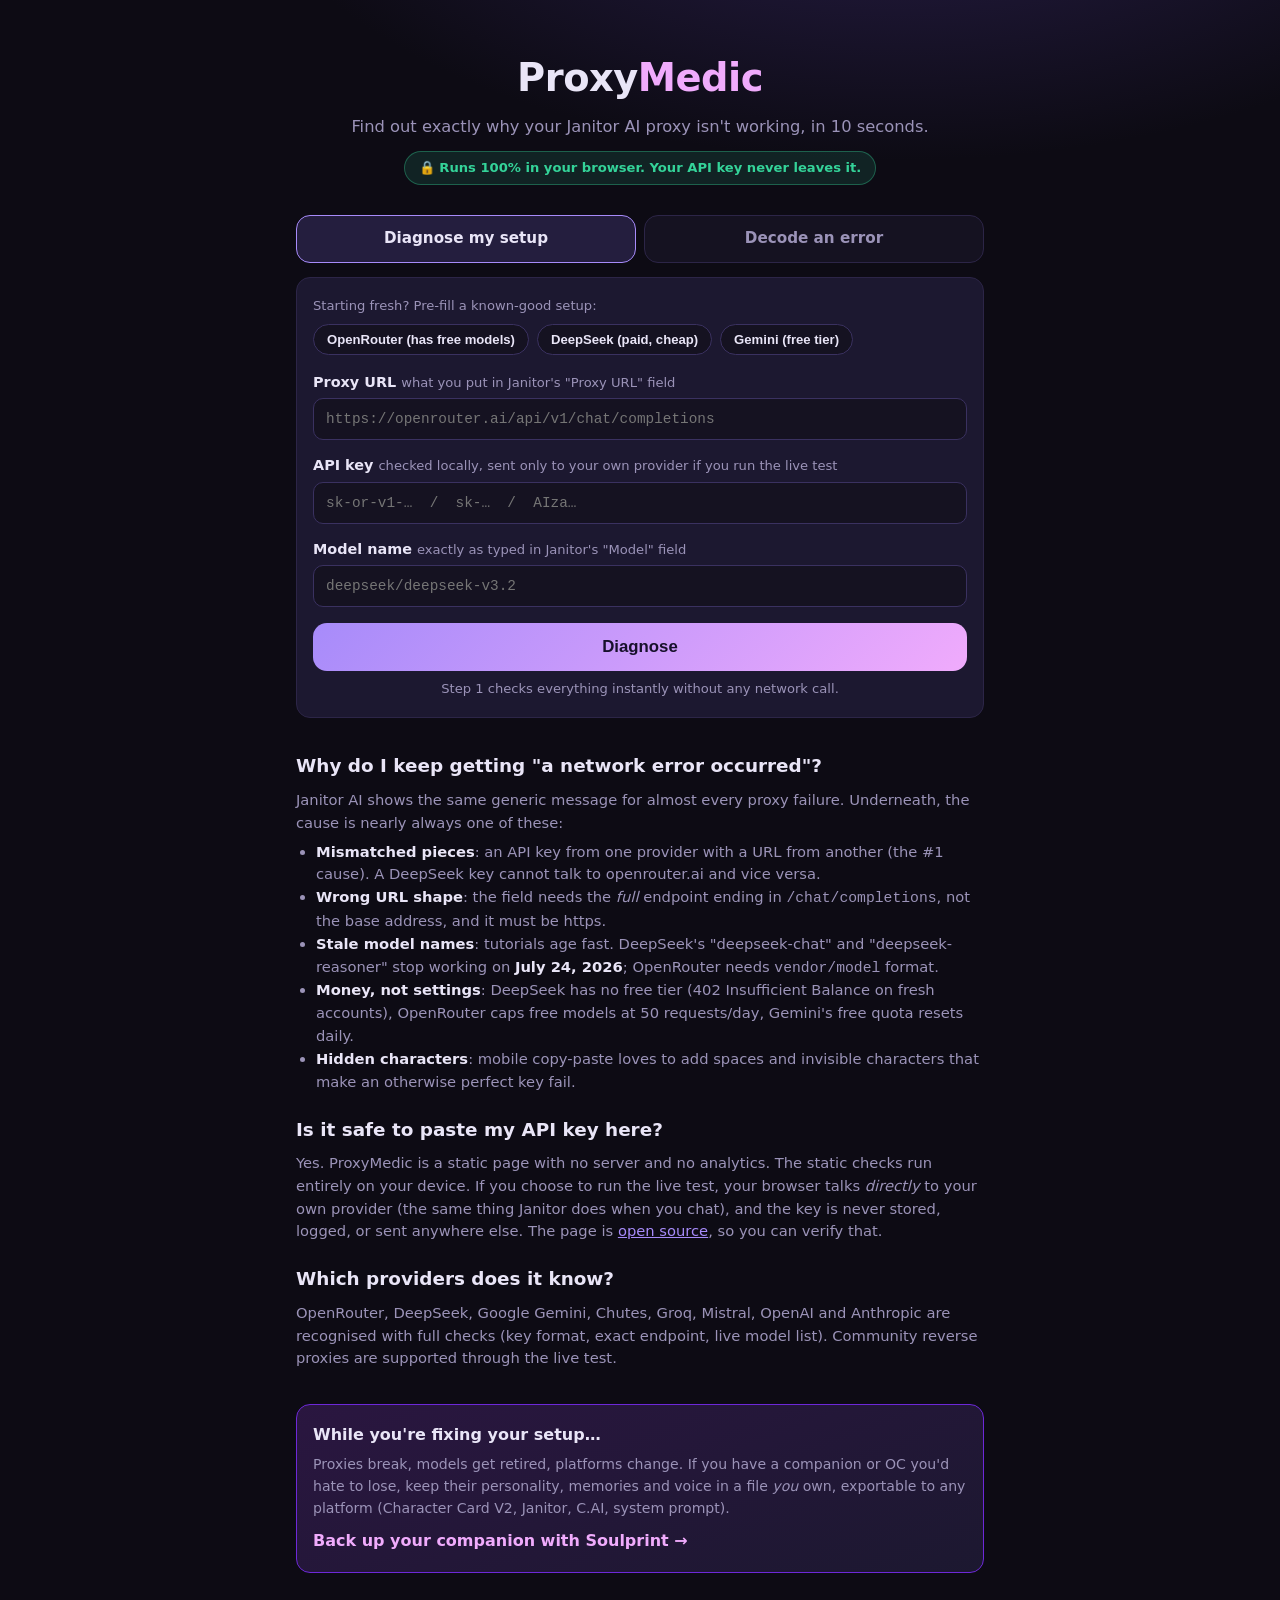
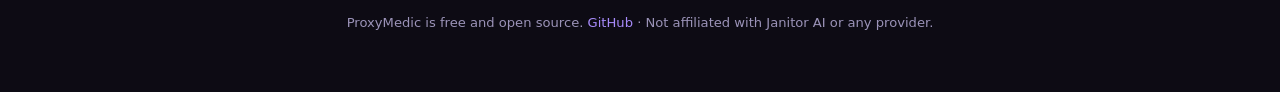
<file: index.dev.html>
<!DOCTYPE html>
<html lang="en">
<head>
<meta charset="utf-8">
<meta name="viewport" content="width=device-width, initial-scale=1">
<title>ProxyMedic: find out exactly why your Janitor AI proxy isn't working</title>
<meta name="description" content="Free proxy checker for Janitor AI and other roleplay sites. Paste your proxy URL, API key and model name; get told exactly what's wrong and how to fix it. 100% in your browser, your key never leaves it.">
<link rel="canonical" href="https://android-tipster.github.io/proxymedic/">
<meta property="og:type" content="website">
<meta property="og:title" content="ProxyMedic: find out exactly why your Janitor AI proxy isn't working">
<meta property="og:description" content="Paste your proxy URL, API key and model name. Get the exact problem and the fix in 10 seconds. Free, no signup, your key never leaves your browser.">
<meta property="og:url" content="https://android-tipster.github.io/proxymedic/">
<meta property="og:image" content="https://android-tipster.github.io/proxymedic/og.png">
<meta name="twitter:card" content="summary_large_image">
<meta name="twitter:title" content="ProxyMedic: find out exactly why your Janitor AI proxy isn't working">
<meta name="twitter:description" content="Paste your proxy URL, API key and model name. Get the exact problem and the fix in 10 seconds. Free, no signup, your key never leaves your browser.">
<meta name="twitter:image" content="https://android-tipster.github.io/proxymedic/og.png">
<link rel="icon" href="data:image/svg+xml,%3Csvg xmlns='http://www.w3.org/2000/svg' viewBox='0 0 100 100'%3E%3Ctext y='0.9em' font-size='90'%3E%F0%9F%A9%BA%3C/text%3E%3C/svg%3E">
<script type="application/ld+json">
{
  "@context": "https://schema.org",
  "@graph": [
    {
      "@type": "WebApplication",
      "name": "ProxyMedic",
      "url": "https://android-tipster.github.io/proxymedic/",
      "applicationCategory": "UtilitiesApplication",
      "operatingSystem": "Any",
      "offers": { "@type": "Offer", "price": "0", "priceCurrency": "USD" },
      "description": "Free client-side diagnostic for Janitor AI proxy setups. Detects provider mismatches, repairs URLs, validates model names against live model lists, decodes provider errors, and runs a one-token live test without the API key ever leaving the browser."
    },
    {
      "@type": "FAQPage",
      "mainEntity": [
        {
          "@type": "Question",
          "name": "Why does Janitor AI keep saying a network error occurred?",
          "acceptedAnswer": { "@type": "Answer", "text": "Janitor AI shows the same generic message for almost every proxy failure. The most common real causes are an API key from one provider combined with a URL from another, a proxy URL missing the /chat/completions ending, a retired model name from a stale tutorial, an empty balance, or hidden characters added by mobile copy-paste." }
        },
        {
          "@type": "Question",
          "name": "Is it safe to paste my API key into ProxyMedic?",
          "acceptedAnswer": { "@type": "Answer", "text": "Yes. ProxyMedic is an open-source static page with no server, no analytics and no logging. The static checks run entirely on your device, and the optional live test sends your key directly to your own provider and nowhere else. The key is never stored." }
        },
        {
          "@type": "Question",
          "name": "Which model name should I use for DeepSeek on Janitor AI?",
          "acceptedAnswer": { "@type": "Answer", "text": "On DeepSeek's own API use deepseek-v4-flash or deepseek-v4-pro. The legacy names deepseek-chat and deepseek-reasoner stop working on July 24, 2026. On OpenRouter, DeepSeek models need the vendor prefix format such as deepseek/deepseek-v3.2." }
        }
      ]
    }
  ]
}
</script>
<link rel="stylesheet" href="styles.css">
</head>
<body>
<div class="wrap">
  <header>
    <div class="logo">Proxy<span class="pm-cross">Medic</span></div>
    <div class="tagline">Find out exactly why your Janitor AI proxy isn't working, in 10 seconds.</div>
    <div class="privacy-pill">🔒 Runs 100% in your browser. Your API key never leaves it.</div>
  </header>

  <div class="tabs">
    <div class="tab active" data-panel="panel-diagnose">Diagnose my setup</div>
    <div class="tab" data-panel="panel-error">Decode an error</div>
  </div>

  <div class="panel active" id="panel-diagnose">
    <div class="card">
      <div class="presets">
        <span class="presets-label">Starting fresh? Pre-fill a known-good setup:</span>
        <div class="preset-row">
          <button type="button" class="chip" data-preset="openrouter">OpenRouter (has free models)</button>
          <button type="button" class="chip" data-preset="deepseek">DeepSeek (paid, cheap)</button>
          <button type="button" class="chip" data-preset="google">Gemini (free tier)</button>
        </div>
      </div>
      <label for="in-url">Proxy URL <span class="hint">what you put in Janitor's "Proxy URL" field</span></label>
      <input type="text" id="in-url" placeholder="https://openrouter.ai/api/v1/chat/completions" autocomplete="off" spellcheck="false">
      <label for="in-key">API key <span class="hint">checked locally, sent only to your own provider if you run the live test</span></label>
      <input type="password" id="in-key" placeholder="sk-or-v1-…  /  sk-…  /  AIza…" autocomplete="off">
      <label for="in-model">Model name <span class="hint">exactly as typed in Janitor's "Model" field</span></label>
      <input type="text" id="in-model" placeholder="deepseek/deepseek-v3.2" autocomplete="off" spellcheck="false">
      <button class="btn" id="btn-diagnose">Diagnose</button>
      <div class="live-note">Step 1 checks everything instantly without any network call.</div>
    </div>
    <div id="results"></div>
    <div id="corrected"></div>
    <button class="btn secondary" id="btn-livetest" style="display:none">Run live test (talks to your provider, costs at most 1 token)</button>
    <button class="btn secondary share-btn" id="btn-share" style="display:none">Copy diagnosis for a help thread (key redacted)</button>
  </div>

  <div class="panel" id="panel-error">
    <div class="card">
      <label for="in-error">Paste the error you got <span class="hint">from Janitor, or the provider's response</span></label>
      <textarea id="in-error" placeholder='e.g. "A network error occurred, you may be rate limited or having connection issues" or {"error":{"message":"Insufficient Balance"}}'></textarea>
      <button class="btn" id="btn-decode">Decode it</button>
    </div>
    <div id="err-results"></div>
  </div>

  <section class="explain">
    <h2>Why do I keep getting "a network error occurred"?</h2>
    <p>Janitor AI shows the same generic message for almost every proxy failure. Underneath, the cause is nearly always one of these:</p>
    <ul>
      <li><strong>Mismatched pieces</strong>: an API key from one provider with a URL from another (the #1 cause). A DeepSeek key cannot talk to openrouter.ai and vice versa.</li>
      <li><strong>Wrong URL shape</strong>: the field needs the <em>full</em> endpoint ending in <span style="font-family:var(--mono)">/chat/completions</span>, not the base address, and it must be https.</li>
      <li><strong>Stale model names</strong>: tutorials age fast. DeepSeek's "deepseek-chat" and "deepseek-reasoner" stop working on <strong>July 24, 2026</strong>; OpenRouter needs <span style="font-family:var(--mono)">vendor/model</span> format.</li>
      <li><strong>Money, not settings</strong>: DeepSeek has no free tier (402 Insufficient Balance on fresh accounts), OpenRouter caps free models at 50 requests/day, Gemini's free quota resets daily.</li>
      <li><strong>Hidden characters</strong>: mobile copy-paste loves to add spaces and invisible characters that make an otherwise perfect key fail.</li>
    </ul>
    <h2>Is it safe to paste my API key here?</h2>
    <p>Yes. ProxyMedic is a static page with no server and no analytics. The static checks run entirely on your device. If you choose to run the live test, your browser talks <em>directly</em> to your own provider (the same thing Janitor does when you chat), and the key is never stored, logged, or sent anywhere else. The page is <a href="https://github.com/Android-Tipster/proxymedic" style="color:var(--accent)">open source</a>, so you can verify that.</p>
    <h2>Which providers does it know?</h2>
    <p>OpenRouter, DeepSeek, Google Gemini, Chutes, Groq, Mistral, OpenAI and Anthropic are recognised with full checks (key format, exact endpoint, live model list). Community reverse proxies are supported through the live test.</p>
  </section>

  <div class="promo">
    <h3>While you're fixing your setup…</h3>
    <p>Proxies break, models get retired, platforms change. If you have a companion or OC you'd hate to lose, keep their personality, memories and voice in a file <em>you</em> own, exportable to any platform (Character Card V2, Janitor, C.AI, system prompt).</p>
    <a href="https://android-tipster.github.io/soulprint/" target="_blank" rel="noopener">Back up your companion with Soulprint →</a>
  </div>

  <footer>
    <p>ProxyMedic is free and open source. <a href="https://github.com/Android-Tipster/proxymedic">GitHub</a> · Not affiliated with Janitor AI or any provider.</p>
  </footer>
</div>

<script type="module">
  import * as providers from './src/providers.js';
  import * as fingerprint from './src/fingerprint.js';
  import * as urlcheck from './src/urlcheck.js';
  import * as modelcheck from './src/modelcheck.js';
  import * as errordecode from './src/errordecode.js';
  import * as livetest from './src/livetest.js';
  import * as report from './src/report.js';
  window.PM = { providers, fingerprint, urlcheck, modelcheck, errordecode, livetest, report };
  await import('./src/app.js');
</script>
</body>
</html>
</file>
<file: styles.css>
:root {
  --bg: #0d0b14;
  --bg2: #151221;
  --card: #1c1830;
  --card2: #241e3e;
  --text: #e9e5f7;
  --muted: #9b93b8;
  --accent: #a78bfa;
  --accent2: #f0abfc;
  --ok: #34d399;
  --warn: #fbbf24;
  --bad: #f87171;
  --info: #60a5fa;
  --radius: 14px;
  --mono: ui-monospace, 'Cascadia Code', 'SF Mono', Consolas, monospace;
}
* { box-sizing: border-box; margin: 0; padding: 0; }
html { -webkit-text-size-adjust: 100%; text-size-adjust: 100%; }
body {
  background: radial-gradient(1200px 600px at 70% -10%, #2a1f4d 0%, var(--bg) 55%);
  color: var(--text);
  font-family: system-ui, -apple-system, 'Segoe UI', Roboto, sans-serif;
  line-height: 1.55;
  min-height: 100vh;
}
.wrap { max-width: 720px; margin: 0 auto; padding: 20px 16px 60px; }
header { text-align: center; padding: 28px 0 8px; }
.logo { font-size: 2rem; font-weight: 800; letter-spacing: -0.5px; }
.logo .pm-cross { color: var(--accent2); }
.tagline { color: var(--muted); margin-top: 6px; font-size: 1.02rem; }
.privacy-pill {
  display: inline-block; margin-top: 12px; padding: 6px 14px; border-radius: 999px;
  background: rgba(52, 211, 153, 0.12); color: var(--ok); font-size: 0.82rem; font-weight: 600;
  border: 1px solid rgba(52, 211, 153, 0.35);
}
.tabs { display: flex; gap: 8px; margin: 22px 0 14px; }
.tab {
  flex: 1; padding: 11px 8px; text-align: center; border-radius: var(--radius);
  background: var(--bg2); color: var(--muted); font-weight: 600; font-size: 0.95rem;
  border: 1px solid #2c2547; cursor: pointer; -webkit-user-select: none; user-select: none;
}
.tab.active { background: var(--card2); color: var(--text); border-color: var(--accent); }
.panel { display: none; }
.panel.active { display: block; }
.card {
  background: var(--card); border: 1px solid #2c2547; border-radius: var(--radius);
  padding: 18px 16px; margin-bottom: 14px;
}
.presets { margin-bottom: 16px; }
.presets-label { display: block; color: var(--muted); font-size: 0.82rem; margin-bottom: 8px; }
.preset-row { display: flex; gap: 8px; flex-wrap: wrap; }
.chip {
  border: 1px solid #3a3160; background: var(--bg2); color: var(--text);
  border-radius: 999px; padding: 7px 13px; font-size: 0.82rem; font-weight: 600; cursor: pointer;
}
.chip:hover, .chip:focus { border-color: var(--accent); color: var(--accent); }
.preset-note { margin-top: 10px; font-size: 0.84rem; color: var(--ok); }
.preset-note a { color: var(--accent); }
label { display: block; font-weight: 600; font-size: 0.9rem; margin: 14px 0 5px; }
label:first-child { margin-top: 0; }
label .hint { color: var(--muted); font-weight: 400; font-size: 0.82rem; }
input[type="text"], input[type="password"], textarea {
  width: 100%; padding: 12px; border-radius: 10px; border: 1px solid #3a3160;
  background: var(--bg2); color: var(--text); font-family: var(--mono); font-size: 0.9rem;
}
input:focus, textarea:focus { outline: 2px solid var(--accent); border-color: transparent; }
textarea { min-height: 110px; resize: vertical; font-size: 0.85rem; }
.btn {
  display: block; width: 100%; padding: 14px; margin-top: 16px; border: none;
  border-radius: var(--radius); font-size: 1.05rem; font-weight: 700; cursor: pointer;
  background: linear-gradient(135deg, var(--accent) 0%, var(--accent2) 100%); color: #17102b;
}
.btn:active { transform: translateY(1px); }
.btn.secondary { background: var(--card2); color: var(--text); border: 1px solid var(--accent); }
.btn:disabled { opacity: 0.5; cursor: wait; }
.verdict { border-radius: var(--radius); padding: 14px 16px; margin: 18px 0 12px; font-weight: 700; font-size: 1.05rem; }
.verdict.broken { background: rgba(248,113,113,0.13); border: 1px solid var(--bad); color: var(--bad); }
.verdict.shaky { background: rgba(251,191,36,0.11); border: 1px solid var(--warn); color: var(--warn); }
.verdict.healthy { background: rgba(52,211,153,0.11); border: 1px solid var(--ok); color: var(--ok); }
.finding { border-left: 4px solid var(--muted); background: var(--bg2); border-radius: 10px; padding: 12px 14px; margin-bottom: 10px; }
.finding.blocker { border-left-color: var(--bad); }
.finding.warning { border-left-color: var(--warn); }
.finding.info { border-left-color: var(--info); }
.finding.ok { border-left-color: var(--ok); }
.finding .f-title { font-weight: 700; font-size: 0.96rem; display: flex; align-items: baseline; gap: 8px; }
.sev { font-size: 0.68rem; font-weight: 800; letter-spacing: 0.06em; padding: 2px 8px; border-radius: 999px; flex-shrink: 0; }
.sev.blocker { background: rgba(248,113,113,0.18); color: var(--bad); }
.sev.warning { background: rgba(251,191,36,0.16); color: var(--warn); }
.sev.info { background: rgba(96,165,250,0.16); color: var(--info); }
.sev.ok { background: rgba(52,211,153,0.15); color: var(--ok); }
.finding .f-detail { color: var(--muted); font-size: 0.88rem; margin-top: 5px; overflow-wrap: anywhere; }
.finding .f-fix { margin-top: 7px; font-size: 0.88rem; background: rgba(167,139,250,0.09); border-radius: 8px; padding: 8px 10px; overflow-wrap: anywhere; }
.finding .f-fix strong { color: var(--accent); }
.corrected { background: linear-gradient(160deg, #221a44 0%, var(--card) 100%); border: 1px solid var(--accent); }
.corrected h3 { font-size: 1.02rem; margin-bottom: 4px; }
.corrected .sub { color: var(--muted); font-size: 0.85rem; margin-bottom: 12px; }
.copyrow { display: flex; align-items: center; gap: 8px; margin-bottom: 9px; }
.copyrow .k { flex-shrink: 0; width: 86px; color: var(--muted); font-size: 0.8rem; font-weight: 700; }
.copyrow .v {
  flex: 1; font-family: var(--mono); font-size: 0.82rem; background: var(--bg2);
  border-radius: 8px; padding: 8px 10px; overflow-x: auto; white-space: nowrap; scrollbar-width: none;
}
.copyrow button {
  flex-shrink: 0; border: 1px solid var(--accent); background: transparent; color: var(--accent);
  border-radius: 8px; padding: 7px 12px; font-size: 0.8rem; font-weight: 700; cursor: pointer;
}
.copyrow button.copied { background: var(--ok); border-color: var(--ok); color: #06281c; }
.live-note { color: var(--muted); font-size: 0.82rem; margin-top: 8px; text-align: center; }
.spinner { display: inline-block; width: 14px; height: 14px; border: 2px solid transparent; border-top-color: currentColor; border-radius: 50%; animation: spin 0.8s linear infinite; vertical-align: -2px; margin-right: 6px; }
@keyframes spin { to { transform: rotate(360deg); } }
.share-btn { margin-top: 4px; }
section.explain { margin-top: 34px; }
section.explain h2 { font-size: 1.15rem; margin: 22px 0 8px; }
section.explain p, section.explain li { color: var(--muted); font-size: 0.92rem; }
section.explain ul { padding-left: 20px; margin-top: 6px; }
section.explain strong { color: var(--text); }
.promo {
  margin-top: 34px; background: linear-gradient(160deg, #2a1640 0%, var(--card) 100%);
  border: 1px solid #6d28d9; border-radius: var(--radius); padding: 18px 16px;
}
.promo h3 { font-size: 1rem; margin-bottom: 6px; }
.promo p { color: var(--muted); font-size: 0.88rem; }
.promo a { display: inline-block; margin-top: 10px; color: var(--accent2); font-weight: 700; text-decoration: none; }
footer { margin-top: 40px; text-align: center; color: var(--muted); font-size: 0.82rem; }
footer a { color: var(--accent); text-decoration: none; }
@media (min-width: 560px) {
  .logo { font-size: 2.4rem; }
  .copyrow .k { width: 110px; }
}
</file>
